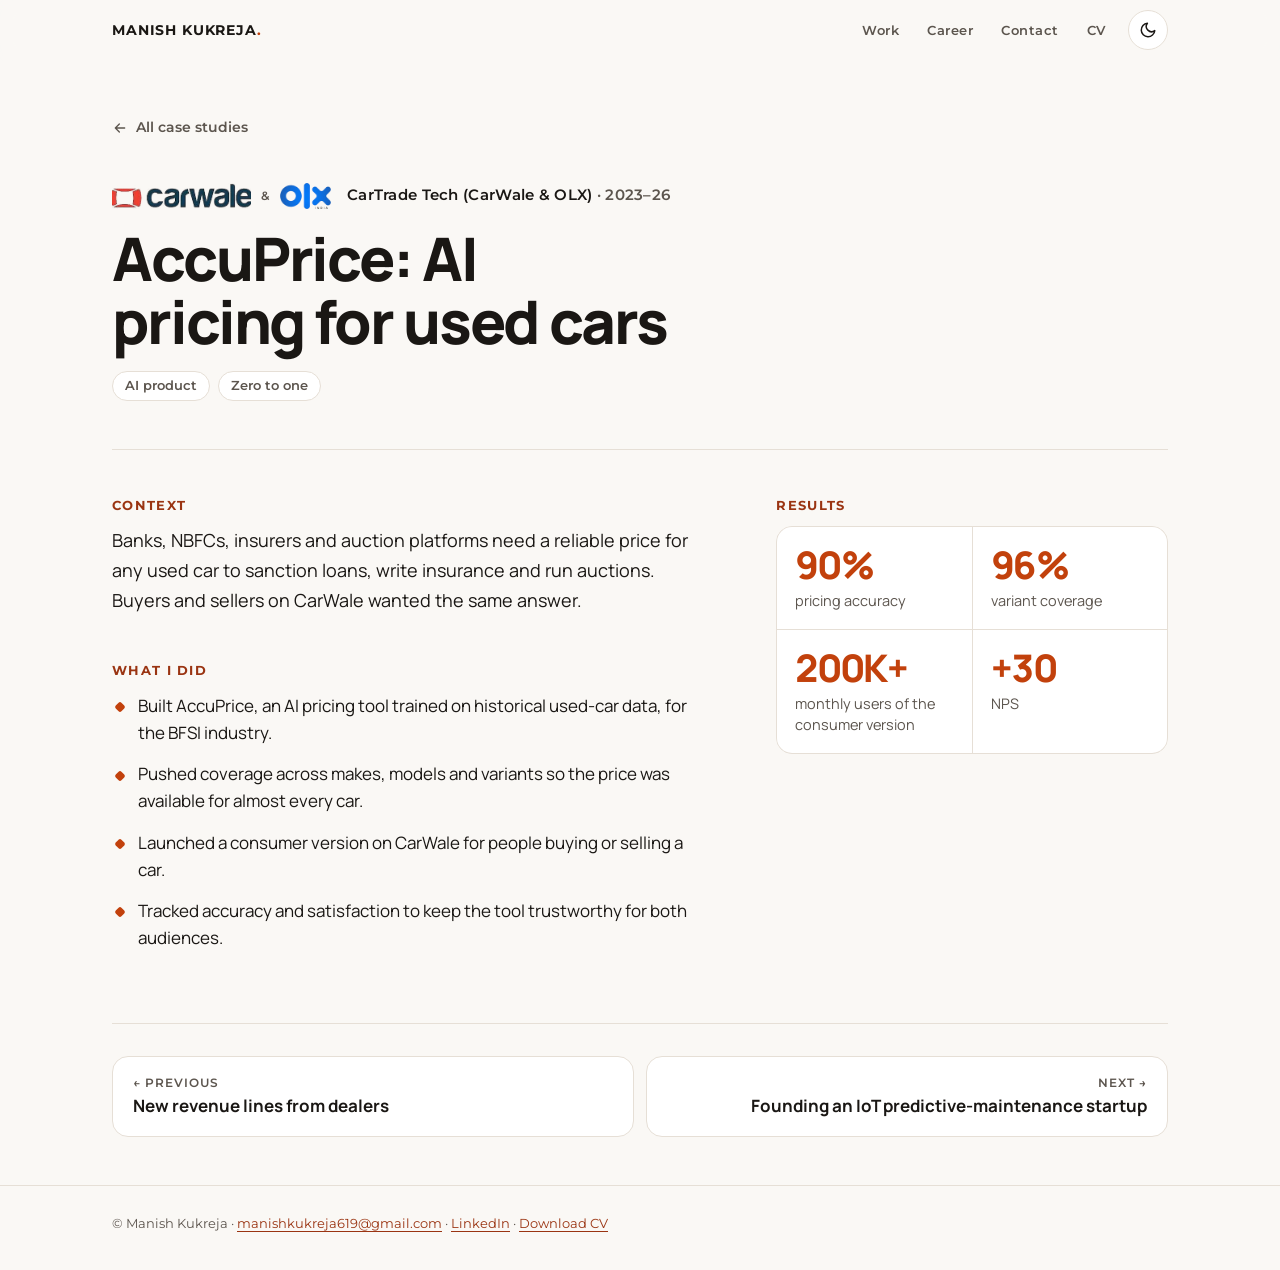
<file: accuprice.html>
<!doctype html>
<html lang="en">
<head>
<meta charset="utf-8">
<meta name="viewport" content="width=device-width, initial-scale=1">
<title>AccuPrice: AI pricing for used cars · Manish Kukreja</title>
<meta name="description" content="An AI pricing engine for lenders, insurers and auctions, plus a consumer version used by 200K+ people a month.">
<meta property="og:title" content="AccuPrice: AI pricing for used cars · Manish Kukreja">
<meta property="og:description" content="An AI pricing engine for lenders, insurers and auctions, plus a consumer version used by 200K+ people a month.">
<meta property="og:type" content="website">
<link rel="preconnect" href="https://fonts.googleapis.com">
<link rel="preconnect" href="https://fonts.gstatic.com" crossorigin>
<link rel="stylesheet" href="https://fonts.googleapis.com/css2?family=Manrope:wght@400;500;600;700;800&family=Montserrat:wght@500;600;700&display=swap">
<link rel="icon" href="favicon-32.png" sizes="32x32" type="image/png">
<link rel="icon" href="favicon.svg" type="image/svg+xml">
<link rel="apple-touch-icon" href="apple-touch-icon.png">
<link rel="stylesheet" href="style.css">
<script data-goatcounter="https://manishkukreja.goatcounter.com/count" async src="//gc.zgo.at/count.js"></script>
</head>
<body>
<a class="skip" href="#main">Skip to content</a>
<header class="topbar">
  <div class="wrap">
    <a class="brand" href="index.html">Manish Kukreja<span>.</span></a>
    <nav class="nav" aria-label="Site">
      <a href="index.html#work">Work</a>
      <a class="hide-sm" href="index.html#career">Career</a>
      <a class="hide-sm" href="index.html#contact">Contact</a>
      <a href="Manish_Kukreja_CV.pdf" download>CV</a>
      <button class="theme-btn" id="themeBtn" type="button" aria-label="Toggle dark mode"><svg class="i-moon" viewBox="0 0 24 24" fill="none" stroke="currentColor" stroke-width="2" stroke-linecap="round" stroke-linejoin="round" aria-hidden="true"><path d="M21 12.8A9 9 0 1 1 11.2 3a7 7 0 0 0 9.8 9.8z"></path></svg><svg class="i-sun" viewBox="0 0 24 24" fill="none" stroke="currentColor" stroke-width="2" stroke-linecap="round" stroke-linejoin="round" aria-hidden="true"><circle cx="12" cy="12" r="4"></circle><path d="M12 2v2M12 20v2M4.9 4.9l1.4 1.4M17.7 17.7l1.4 1.4M2 12h2M20 12h2M4.9 19.1l1.4-1.4M17.7 6.3l1.4-1.4"></path></svg></button>
    </nav>
  </div>
</header>
<main id="main" class="wrap d-wrap">
  <a class="back" href="index.html#work"><svg viewBox="0 0 24 24" fill="none" stroke="currentColor" stroke-width="2" stroke-linecap="round" stroke-linejoin="round" aria-hidden="true"><path d="M19 12H5M11 18l-6-6 6-6"></path></svg>All case studies</a>
  <div class="d-head">
    <div class="d-co"><span class="logos logo-pair"><span class="logo"><img src="carwale.png" alt="CarWale logo"></span><span class="joiner" aria-hidden="true">&amp;</span><span class="logo"><img src="olx.png" alt="OLX logo"></span></span><span class="co">CarTrade Tech (CarWale &amp; OLX) <i>· 2023–26</i></span></div>
    <h1>AccuPrice: AI pricing for used cars</h1>
    <div class="tags"><span class="tag">AI product</span><span class="tag">Zero to one</span></div>
  </div>
  <div class="d-body">
    <section class="block b-ctx" aria-labelledby="h-ctx"><h2 id="h-ctx">Context</h2><p>Banks, NBFCs, insurers and auction platforms need a reliable price for any used car to sanction loans, write insurance and run auctions. Buyers and sellers on CarWale wanted the same answer.</p></section>
    <section class="block b-did" aria-labelledby="h-did"><h2 id="h-did">What I did</h2><ul><li>Built AccuPrice, an AI pricing tool trained on historical used-car data, for the BFSI industry.</li><li>Pushed coverage across makes, models and variants so the price was available for almost every car.</li><li>Launched a consumer version on CarWale for people buying or selling a car.</li><li>Tracked accuracy and satisfaction to keep the tool trustworthy for both audiences.</li></ul></section>
    <section class="block b-res" aria-labelledby="h-res"><h2 id="h-res">Results</h2><div class="results"><div class="res"><b>90%</b><span>pricing accuracy</span></div><div class="res"><b>96%</b><span>variant coverage</span></div><div class="res"><b>200K+</b><span>monthly users of the consumer version</span></div><div class="res"><b>+30</b><span>NPS</span></div></div></section>
  </div>
  <nav class="nav2" aria-label="More case studies">
    <a class="prev" href="dealer-monetisation.html"><small>← Previous</small>New revenue lines from dealers</a>
    <a class="next" href="iot-startup.html"><small>Next →</small>Founding an IoT predictive-maintenance startup</a>
  </nav>
</main>
<footer class="footer footer-sm" id="contact"><div class="wrap"><p class="fine" style="margin-top:0">© Manish Kukreja · <a href="mailto:manishkukreja619@gmail.com">manishkukreja619@gmail.com</a> · <a href="https://www.linkedin.com/in/manish-kukreja/" target="_blank" rel="noopener">LinkedIn</a> · <a href="Manish_Kukreja_CV.pdf" download>Download CV</a></p></div></footer>
<script>
(function(){var r=document.documentElement,b=document.getElementById('themeBtn');
try{var t=localStorage.getItem('theme');if(t)r.setAttribute('data-theme',t)}catch(e){}
if(b)b.addEventListener('click',function(){var d=r.getAttribute('data-theme')||(matchMedia('(prefers-color-scheme: dark)').matches?'dark':'light');var n=d==='dark'?'light':'dark';r.setAttribute('data-theme',n);try{localStorage.setItem('theme',n)}catch(e){}});
document.querySelectorAll('button.copy').forEach(function(c){c.addEventListener('click',function(){var e='manishkukreja619@gmail.com',n=c.lastChild,o=n.textContent;function ok(){n.textContent=' Copied';setTimeout(function(){n.textContent=o},1600)}if(navigator.clipboard&&navigator.clipboard.writeText){navigator.clipboard.writeText(e).then(ok,function(){location.href='mailto:'+e})}else{location.href='mailto:'+e}})});
var f=document.getElementById('contactForm');if(f)f.addEventListener('submit',function(e){e.preventDefault();var st=document.getElementById('formStatus'),btn=f.querySelector('button[type=submit]');if(f.botcheck&&f.botcheck.checked)return;var o={};new FormData(f).forEach(function(v,k){o[k]=v});o.subject='Portfolio enquiry: '+o.purpose+' - '+o.name;btn.disabled=true;btn.textContent='Sending...';st.className='form-status';st.textContent='';fetch('https://api.web3forms.com/submit',{method:'POST',headers:{'Content-Type':'application/json',Accept:'application/json'},body:JSON.stringify(o)}).then(function(r){return r.json()}).then(function(j){if(!j.success)throw 0;f.reset();st.textContent='Thanks! I will reply within 2 days.';st.className='form-status ok';btn.textContent='Sent'}).catch(function(){st.textContent='Could not send. Please email me directly.';st.className='form-status err';btn.disabled=false;btn.textContent='Send message'})});
var tb=document.querySelector('.topbar');addEventListener('scroll',function(){tb&&tb.classList.toggle('scrolled',scrollY>8)},{passive:true});
document.querySelectorAll('.logo img').forEach(function(i){i.addEventListener('error',function(){i.parentNode.style.display='none'})});
})();
</script>
</body>
</html>
</file>
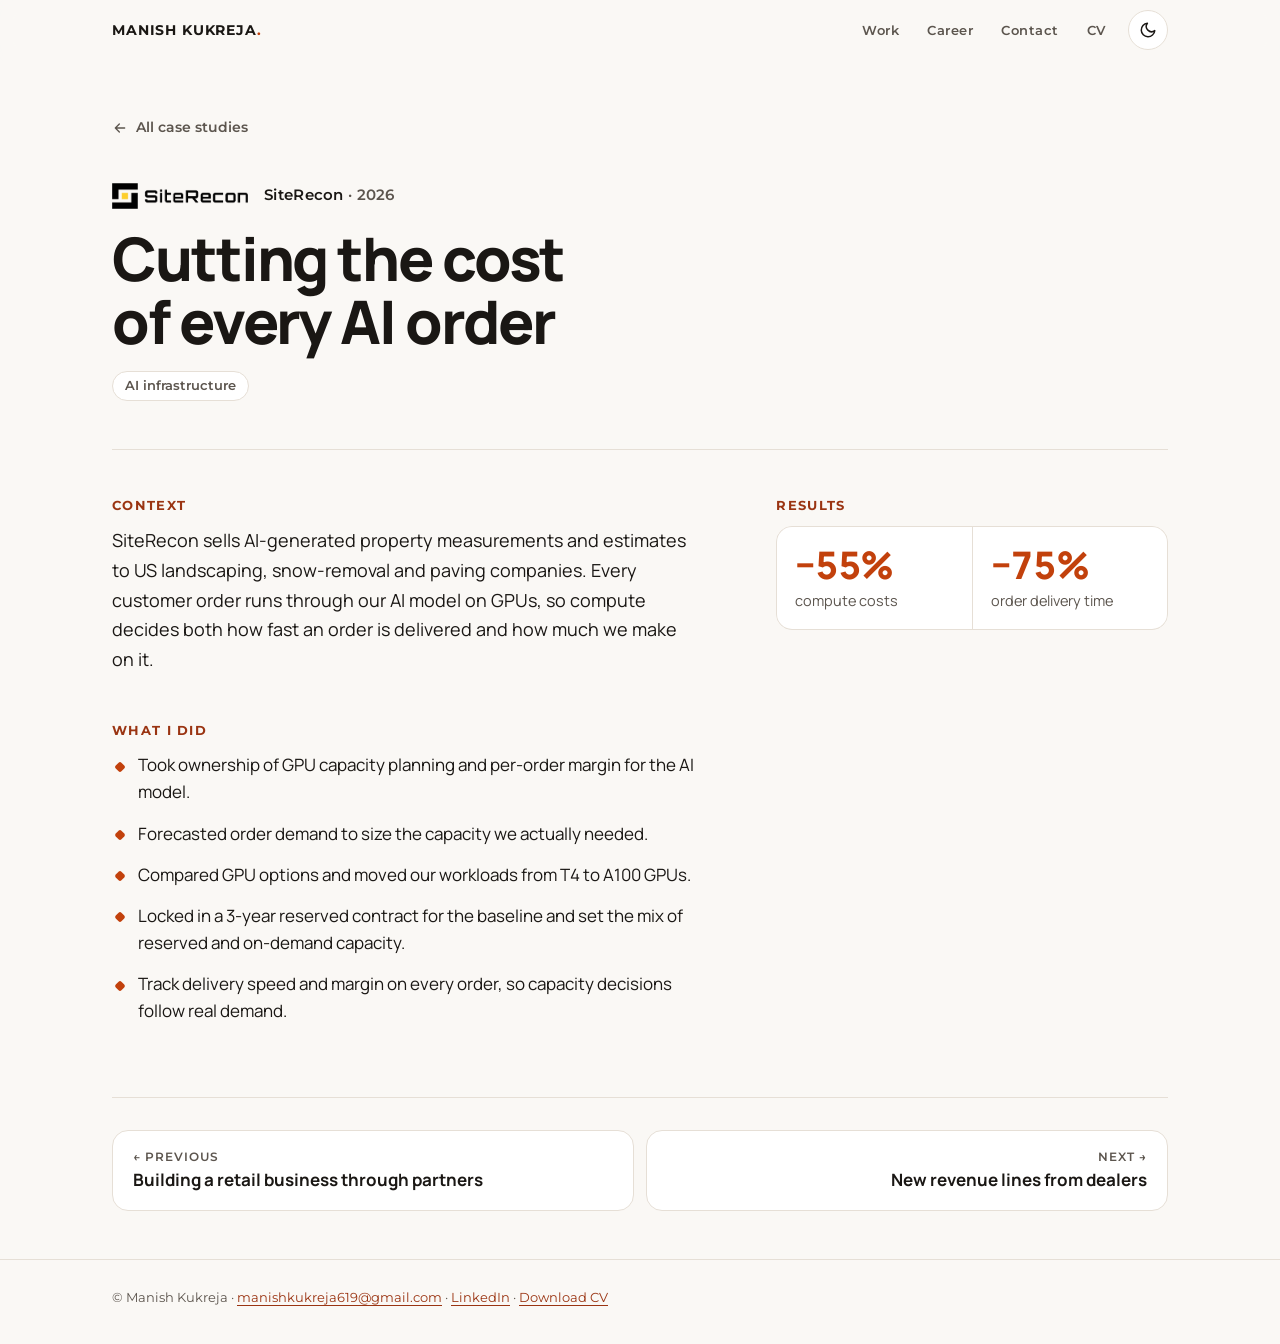
<file: ai-compute.html>
<!doctype html>
<html lang="en">
<head>
<meta charset="utf-8">
<meta name="viewport" content="width=device-width, initial-scale=1">
<title>Cutting the cost of every AI order · Manish Kukreja</title>
<meta name="description" content="Took over GPU capacity and per-order margin for SiteRecon&#x27;s AI model, and made deliveries cheaper and faster.">
<meta property="og:title" content="Cutting the cost of every AI order · Manish Kukreja">
<meta property="og:description" content="Took over GPU capacity and per-order margin for SiteRecon&#x27;s AI model, and made deliveries cheaper and faster.">
<meta property="og:type" content="website">
<link rel="preconnect" href="https://fonts.googleapis.com">
<link rel="preconnect" href="https://fonts.gstatic.com" crossorigin>
<link rel="stylesheet" href="https://fonts.googleapis.com/css2?family=Manrope:wght@400;500;600;700;800&family=Montserrat:wght@500;600;700&display=swap">
<link rel="icon" href="favicon-32.png" sizes="32x32" type="image/png">
<link rel="icon" href="favicon.svg" type="image/svg+xml">
<link rel="apple-touch-icon" href="apple-touch-icon.png">
<link rel="stylesheet" href="style.css">
<script data-goatcounter="https://manishkukreja.goatcounter.com/count" async src="//gc.zgo.at/count.js"></script>
</head>
<body>
<a class="skip" href="#main">Skip to content</a>
<header class="topbar">
  <div class="wrap">
    <a class="brand" href="index.html">Manish Kukreja<span>.</span></a>
    <nav class="nav" aria-label="Site">
      <a href="index.html#work">Work</a>
      <a class="hide-sm" href="index.html#career">Career</a>
      <a class="hide-sm" href="index.html#contact">Contact</a>
      <a href="Manish_Kukreja_CV.pdf" download>CV</a>
      <button class="theme-btn" id="themeBtn" type="button" aria-label="Toggle dark mode"><svg class="i-moon" viewBox="0 0 24 24" fill="none" stroke="currentColor" stroke-width="2" stroke-linecap="round" stroke-linejoin="round" aria-hidden="true"><path d="M21 12.8A9 9 0 1 1 11.2 3a7 7 0 0 0 9.8 9.8z"></path></svg><svg class="i-sun" viewBox="0 0 24 24" fill="none" stroke="currentColor" stroke-width="2" stroke-linecap="round" stroke-linejoin="round" aria-hidden="true"><circle cx="12" cy="12" r="4"></circle><path d="M12 2v2M12 20v2M4.9 4.9l1.4 1.4M17.7 17.7l1.4 1.4M2 12h2M20 12h2M4.9 19.1l1.4-1.4M17.7 6.3l1.4-1.4"></path></svg></button>
    </nav>
  </div>
</header>
<main id="main" class="wrap d-wrap">
  <a class="back" href="index.html#work"><svg viewBox="0 0 24 24" fill="none" stroke="currentColor" stroke-width="2" stroke-linecap="round" stroke-linejoin="round" aria-hidden="true"><path d="M19 12H5M11 18l-6-6 6-6"></path></svg>All case studies</a>
  <div class="d-head">
    <div class="d-co"><span class="logos"><span class="logo"><img src="siterecon.png" alt="SiteRecon logo"></span></span><span class="co">SiteRecon <i>· 2026</i></span></div>
    <h1>Cutting the cost of every AI order</h1>
    <div class="tags"><span class="tag">AI infrastructure</span></div>
  </div>
  <div class="d-body">
    <section class="block b-ctx" aria-labelledby="h-ctx"><h2 id="h-ctx">Context</h2><p>SiteRecon sells AI-generated property measurements and estimates to US landscaping, snow-removal and paving companies. Every customer order runs through our AI model on GPUs, so compute decides both how fast an order is delivered and how much we make on it.</p></section>
    <section class="block b-did" aria-labelledby="h-did"><h2 id="h-did">What I did</h2><ul><li>Took ownership of GPU capacity planning and per-order margin for the AI model.</li><li>Forecasted order demand to size the capacity we actually needed.</li><li>Compared GPU options and moved our workloads from T4 to A100 GPUs.</li><li>Locked in a 3-year reserved contract for the baseline and set the mix of reserved and on-demand capacity.</li><li>Track delivery speed and margin on every order, so capacity decisions follow real demand.</li></ul></section>
    <section class="block b-res" aria-labelledby="h-res"><h2 id="h-res">Results</h2><div class="results"><div class="res"><b>−55%</b><span>compute costs</span></div><div class="res"><b>−75%</b><span>order delivery time</span></div></div></section>
  </div>
  <nav class="nav2" aria-label="More case studies">
    <a class="prev" href="visit-health.html"><small>← Previous</small>Building a retail business through partners</a>
    <a class="next" href="dealer-monetisation.html"><small>Next →</small>New revenue lines from dealers</a>
  </nav>
</main>
<footer class="footer footer-sm" id="contact"><div class="wrap"><p class="fine" style="margin-top:0">© Manish Kukreja · <a href="mailto:manishkukreja619@gmail.com">manishkukreja619@gmail.com</a> · <a href="https://www.linkedin.com/in/manish-kukreja/" target="_blank" rel="noopener">LinkedIn</a> · <a href="Manish_Kukreja_CV.pdf" download>Download CV</a></p></div></footer>
<script>
(function(){var r=document.documentElement,b=document.getElementById('themeBtn');
try{var t=localStorage.getItem('theme');if(t)r.setAttribute('data-theme',t)}catch(e){}
if(b)b.addEventListener('click',function(){var d=r.getAttribute('data-theme')||(matchMedia('(prefers-color-scheme: dark)').matches?'dark':'light');var n=d==='dark'?'light':'dark';r.setAttribute('data-theme',n);try{localStorage.setItem('theme',n)}catch(e){}});
document.querySelectorAll('button.copy').forEach(function(c){c.addEventListener('click',function(){var e='manishkukreja619@gmail.com',n=c.lastChild,o=n.textContent;function ok(){n.textContent=' Copied';setTimeout(function(){n.textContent=o},1600)}if(navigator.clipboard&&navigator.clipboard.writeText){navigator.clipboard.writeText(e).then(ok,function(){location.href='mailto:'+e})}else{location.href='mailto:'+e}})});
var f=document.getElementById('contactForm');if(f)f.addEventListener('submit',function(e){e.preventDefault();var st=document.getElementById('formStatus'),btn=f.querySelector('button[type=submit]');if(f.botcheck&&f.botcheck.checked)return;var o={};new FormData(f).forEach(function(v,k){o[k]=v});o.subject='Portfolio enquiry: '+o.purpose+' - '+o.name;btn.disabled=true;btn.textContent='Sending...';st.className='form-status';st.textContent='';fetch('https://api.web3forms.com/submit',{method:'POST',headers:{'Content-Type':'application/json',Accept:'application/json'},body:JSON.stringify(o)}).then(function(r){return r.json()}).then(function(j){if(!j.success)throw 0;f.reset();st.textContent='Thanks! I will reply within 2 days.';st.className='form-status ok';btn.textContent='Sent'}).catch(function(){st.textContent='Could not send. Please email me directly.';st.className='form-status err';btn.disabled=false;btn.textContent='Send message'})});
var tb=document.querySelector('.topbar');addEventListener('scroll',function(){tb&&tb.classList.toggle('scrolled',scrollY>8)},{passive:true});
document.querySelectorAll('.logo img').forEach(function(i){i.addEventListener('error',function(){i.parentNode.style.display='none'})});
})();
</script>
</body>
</html>
</file>
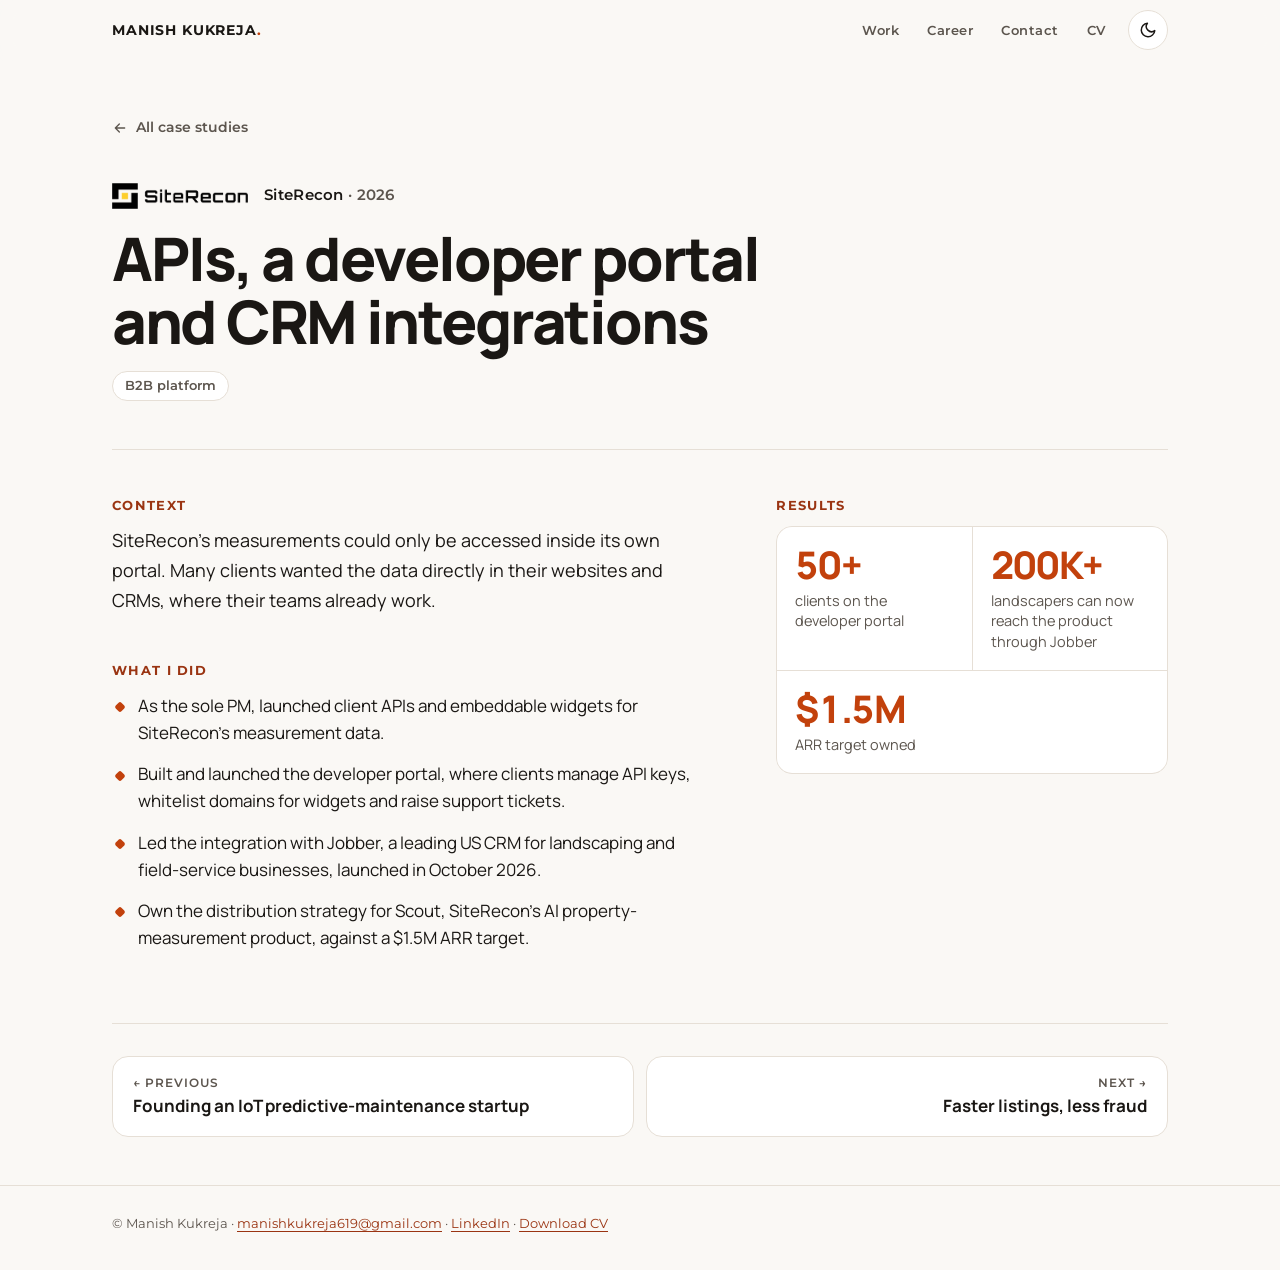
<file: apis-integrations.html>
<!doctype html>
<html lang="en">
<head>
<meta charset="utf-8">
<meta name="viewport" content="width=device-width, initial-scale=1">
<title>APIs, a developer portal and CRM integrations · Manish Kukreja</title>
<meta name="description" content="Turned a portal-only product into APIs, widgets and integrations, including Jobber, used by 200K+ US landscapers.">
<meta property="og:title" content="APIs, a developer portal and CRM integrations · Manish Kukreja">
<meta property="og:description" content="Turned a portal-only product into APIs, widgets and integrations, including Jobber, used by 200K+ US landscapers.">
<meta property="og:type" content="website">
<link rel="preconnect" href="https://fonts.googleapis.com">
<link rel="preconnect" href="https://fonts.gstatic.com" crossorigin>
<link rel="stylesheet" href="https://fonts.googleapis.com/css2?family=Manrope:wght@400;500;600;700;800&family=Montserrat:wght@500;600;700&display=swap">
<link rel="icon" href="favicon-32.png" sizes="32x32" type="image/png">
<link rel="icon" href="favicon.svg" type="image/svg+xml">
<link rel="apple-touch-icon" href="apple-touch-icon.png">
<link rel="stylesheet" href="style.css">
<script data-goatcounter="https://manishkukreja.goatcounter.com/count" async src="//gc.zgo.at/count.js"></script>
</head>
<body>
<a class="skip" href="#main">Skip to content</a>
<header class="topbar">
  <div class="wrap">
    <a class="brand" href="index.html">Manish Kukreja<span>.</span></a>
    <nav class="nav" aria-label="Site">
      <a href="index.html#work">Work</a>
      <a class="hide-sm" href="index.html#career">Career</a>
      <a class="hide-sm" href="index.html#contact">Contact</a>
      <a href="Manish_Kukreja_CV.pdf" download>CV</a>
      <button class="theme-btn" id="themeBtn" type="button" aria-label="Toggle dark mode"><svg class="i-moon" viewBox="0 0 24 24" fill="none" stroke="currentColor" stroke-width="2" stroke-linecap="round" stroke-linejoin="round" aria-hidden="true"><path d="M21 12.8A9 9 0 1 1 11.2 3a7 7 0 0 0 9.8 9.8z"></path></svg><svg class="i-sun" viewBox="0 0 24 24" fill="none" stroke="currentColor" stroke-width="2" stroke-linecap="round" stroke-linejoin="round" aria-hidden="true"><circle cx="12" cy="12" r="4"></circle><path d="M12 2v2M12 20v2M4.9 4.9l1.4 1.4M17.7 17.7l1.4 1.4M2 12h2M20 12h2M4.9 19.1l1.4-1.4M17.7 6.3l1.4-1.4"></path></svg></button>
    </nav>
  </div>
</header>
<main id="main" class="wrap d-wrap">
  <a class="back" href="index.html#work"><svg viewBox="0 0 24 24" fill="none" stroke="currentColor" stroke-width="2" stroke-linecap="round" stroke-linejoin="round" aria-hidden="true"><path d="M19 12H5M11 18l-6-6 6-6"></path></svg>All case studies</a>
  <div class="d-head">
    <div class="d-co"><span class="logos"><span class="logo"><img src="siterecon.png" alt="SiteRecon logo"></span></span><span class="co">SiteRecon <i>· 2026</i></span></div>
    <h1>APIs, a developer portal and CRM integrations</h1>
    <div class="tags"><span class="tag">B2B platform</span></div>
  </div>
  <div class="d-body">
    <section class="block b-ctx" aria-labelledby="h-ctx"><h2 id="h-ctx">Context</h2><p>SiteRecon&#x27;s measurements could only be accessed inside its own portal. Many clients wanted the data directly in their websites and CRMs, where their teams already work.</p></section>
    <section class="block b-did" aria-labelledby="h-did"><h2 id="h-did">What I did</h2><ul><li>As the sole PM, launched client APIs and embeddable widgets for SiteRecon&#x27;s measurement data.</li><li>Built and launched the developer portal, where clients manage API keys, whitelist domains for widgets and raise support tickets.</li><li>Led the integration with Jobber, a leading US CRM for landscaping and field-service businesses, launched in October 2026.</li><li>Own the distribution strategy for Scout, SiteRecon&#x27;s AI property-measurement product, against a $1.5M ARR target.</li></ul></section>
    <section class="block b-res" aria-labelledby="h-res"><h2 id="h-res">Results</h2><div class="results"><div class="res"><b>50+</b><span>clients on the developer portal</span></div><div class="res"><b>200K+</b><span>landscapers can now reach the product through Jobber</span></div><div class="res"><b>$1.5M</b><span>ARR target owned</span></div></div></section>
  </div>
  <nav class="nav2" aria-label="More case studies">
    <a class="prev" href="iot-startup.html"><small>← Previous</small>Founding an IoT predictive-maintenance startup</a>
    <a class="next" href="trust-safety.html"><small>Next →</small>Faster listings, less fraud</a>
  </nav>
</main>
<footer class="footer footer-sm" id="contact"><div class="wrap"><p class="fine" style="margin-top:0">© Manish Kukreja · <a href="mailto:manishkukreja619@gmail.com">manishkukreja619@gmail.com</a> · <a href="https://www.linkedin.com/in/manish-kukreja/" target="_blank" rel="noopener">LinkedIn</a> · <a href="Manish_Kukreja_CV.pdf" download>Download CV</a></p></div></footer>
<script>
(function(){var r=document.documentElement,b=document.getElementById('themeBtn');
try{var t=localStorage.getItem('theme');if(t)r.setAttribute('data-theme',t)}catch(e){}
if(b)b.addEventListener('click',function(){var d=r.getAttribute('data-theme')||(matchMedia('(prefers-color-scheme: dark)').matches?'dark':'light');var n=d==='dark'?'light':'dark';r.setAttribute('data-theme',n);try{localStorage.setItem('theme',n)}catch(e){}});
document.querySelectorAll('button.copy').forEach(function(c){c.addEventListener('click',function(){var e='manishkukreja619@gmail.com',n=c.lastChild,o=n.textContent;function ok(){n.textContent=' Copied';setTimeout(function(){n.textContent=o},1600)}if(navigator.clipboard&&navigator.clipboard.writeText){navigator.clipboard.writeText(e).then(ok,function(){location.href='mailto:'+e})}else{location.href='mailto:'+e}})});
var f=document.getElementById('contactForm');if(f)f.addEventListener('submit',function(e){e.preventDefault();var st=document.getElementById('formStatus'),btn=f.querySelector('button[type=submit]');if(f.botcheck&&f.botcheck.checked)return;var o={};new FormData(f).forEach(function(v,k){o[k]=v});o.subject='Portfolio enquiry: '+o.purpose+' - '+o.name;btn.disabled=true;btn.textContent='Sending...';st.className='form-status';st.textContent='';fetch('https://api.web3forms.com/submit',{method:'POST',headers:{'Content-Type':'application/json',Accept:'application/json'},body:JSON.stringify(o)}).then(function(r){return r.json()}).then(function(j){if(!j.success)throw 0;f.reset();st.textContent='Thanks! I will reply within 2 days.';st.className='form-status ok';btn.textContent='Sent'}).catch(function(){st.textContent='Could not send. Please email me directly.';st.className='form-status err';btn.disabled=false;btn.textContent='Send message'})});
var tb=document.querySelector('.topbar');addEventListener('scroll',function(){tb&&tb.classList.toggle('scrolled',scrollY>8)},{passive:true});
document.querySelectorAll('.logo img').forEach(function(i){i.addEventListener('error',function(){i.parentNode.style.display='none'})});
})();
</script>
</body>
</html>
</file>
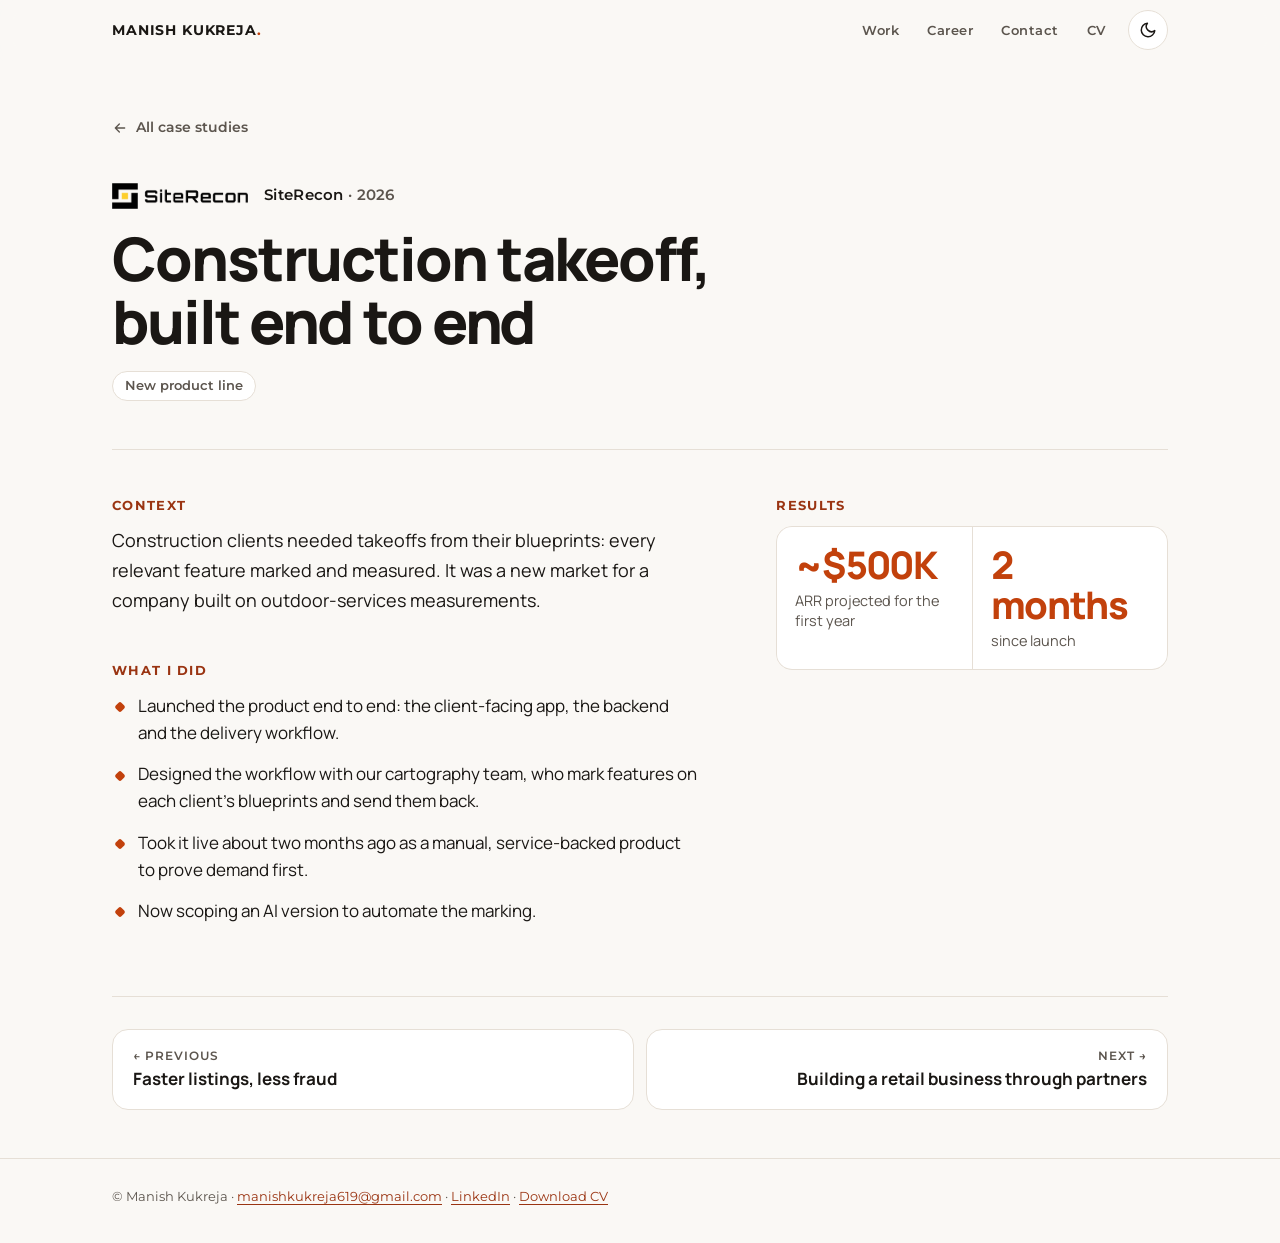
<file: construction-takeoff.html>
<!doctype html>
<html lang="en">
<head>
<meta charset="utf-8">
<meta name="viewport" content="width=device-width, initial-scale=1">
<title>Construction takeoff, built end to end · Manish Kukreja</title>
<meta name="description" content="Launched SiteRecon&#x27;s blueprint takeoff product for construction clients, projected at ~$500K ARR in its first year.">
<meta property="og:title" content="Construction takeoff, built end to end · Manish Kukreja">
<meta property="og:description" content="Launched SiteRecon&#x27;s blueprint takeoff product for construction clients, projected at ~$500K ARR in its first year.">
<meta property="og:type" content="website">
<link rel="preconnect" href="https://fonts.googleapis.com">
<link rel="preconnect" href="https://fonts.gstatic.com" crossorigin>
<link rel="stylesheet" href="https://fonts.googleapis.com/css2?family=Manrope:wght@400;500;600;700;800&family=Montserrat:wght@500;600;700&display=swap">
<link rel="icon" href="favicon-32.png" sizes="32x32" type="image/png">
<link rel="icon" href="favicon.svg" type="image/svg+xml">
<link rel="apple-touch-icon" href="apple-touch-icon.png">
<link rel="stylesheet" href="style.css">
<script data-goatcounter="https://manishkukreja.goatcounter.com/count" async src="//gc.zgo.at/count.js"></script>
</head>
<body>
<a class="skip" href="#main">Skip to content</a>
<header class="topbar">
  <div class="wrap">
    <a class="brand" href="index.html">Manish Kukreja<span>.</span></a>
    <nav class="nav" aria-label="Site">
      <a href="index.html#work">Work</a>
      <a class="hide-sm" href="index.html#career">Career</a>
      <a class="hide-sm" href="index.html#contact">Contact</a>
      <a href="Manish_Kukreja_CV.pdf" download>CV</a>
      <button class="theme-btn" id="themeBtn" type="button" aria-label="Toggle dark mode"><svg class="i-moon" viewBox="0 0 24 24" fill="none" stroke="currentColor" stroke-width="2" stroke-linecap="round" stroke-linejoin="round" aria-hidden="true"><path d="M21 12.8A9 9 0 1 1 11.2 3a7 7 0 0 0 9.8 9.8z"></path></svg><svg class="i-sun" viewBox="0 0 24 24" fill="none" stroke="currentColor" stroke-width="2" stroke-linecap="round" stroke-linejoin="round" aria-hidden="true"><circle cx="12" cy="12" r="4"></circle><path d="M12 2v2M12 20v2M4.9 4.9l1.4 1.4M17.7 17.7l1.4 1.4M2 12h2M20 12h2M4.9 19.1l1.4-1.4M17.7 6.3l1.4-1.4"></path></svg></button>
    </nav>
  </div>
</header>
<main id="main" class="wrap d-wrap">
  <a class="back" href="index.html#work"><svg viewBox="0 0 24 24" fill="none" stroke="currentColor" stroke-width="2" stroke-linecap="round" stroke-linejoin="round" aria-hidden="true"><path d="M19 12H5M11 18l-6-6 6-6"></path></svg>All case studies</a>
  <div class="d-head">
    <div class="d-co"><span class="logos"><span class="logo"><img src="siterecon.png" alt="SiteRecon logo"></span></span><span class="co">SiteRecon <i>· 2026</i></span></div>
    <h1>Construction takeoff, built end to end</h1>
    <div class="tags"><span class="tag">New product line</span></div>
  </div>
  <div class="d-body">
    <section class="block b-ctx" aria-labelledby="h-ctx"><h2 id="h-ctx">Context</h2><p>Construction clients needed takeoffs from their blueprints: every relevant feature marked and measured. It was a new market for a company built on outdoor-services measurements.</p></section>
    <section class="block b-did" aria-labelledby="h-did"><h2 id="h-did">What I did</h2><ul><li>Launched the product end to end: the client-facing app, the backend and the delivery workflow.</li><li>Designed the workflow with our cartography team, who mark features on each client&#x27;s blueprints and send them back.</li><li>Took it live about two months ago as a manual, service-backed product to prove demand first.</li><li>Now scoping an AI version to automate the marking.</li></ul></section>
    <section class="block b-res" aria-labelledby="h-res"><h2 id="h-res">Results</h2><div class="results"><div class="res"><b>~$500K</b><span>ARR projected for the first year</span></div><div class="res"><b>2 months</b><span>since launch</span></div></div></section>
  </div>
  <nav class="nav2" aria-label="More case studies">
    <a class="prev" href="trust-safety.html"><small>← Previous</small>Faster listings, less fraud</a>
    <a class="next" href="visit-health.html"><small>Next →</small>Building a retail business through partners</a>
  </nav>
</main>
<footer class="footer footer-sm" id="contact"><div class="wrap"><p class="fine" style="margin-top:0">© Manish Kukreja · <a href="mailto:manishkukreja619@gmail.com">manishkukreja619@gmail.com</a> · <a href="https://www.linkedin.com/in/manish-kukreja/" target="_blank" rel="noopener">LinkedIn</a> · <a href="Manish_Kukreja_CV.pdf" download>Download CV</a></p></div></footer>
<script>
(function(){var r=document.documentElement,b=document.getElementById('themeBtn');
try{var t=localStorage.getItem('theme');if(t)r.setAttribute('data-theme',t)}catch(e){}
if(b)b.addEventListener('click',function(){var d=r.getAttribute('data-theme')||(matchMedia('(prefers-color-scheme: dark)').matches?'dark':'light');var n=d==='dark'?'light':'dark';r.setAttribute('data-theme',n);try{localStorage.setItem('theme',n)}catch(e){}});
document.querySelectorAll('button.copy').forEach(function(c){c.addEventListener('click',function(){var e='manishkukreja619@gmail.com',n=c.lastChild,o=n.textContent;function ok(){n.textContent=' Copied';setTimeout(function(){n.textContent=o},1600)}if(navigator.clipboard&&navigator.clipboard.writeText){navigator.clipboard.writeText(e).then(ok,function(){location.href='mailto:'+e})}else{location.href='mailto:'+e}})});
var f=document.getElementById('contactForm');if(f)f.addEventListener('submit',function(e){e.preventDefault();var st=document.getElementById('formStatus'),btn=f.querySelector('button[type=submit]');if(f.botcheck&&f.botcheck.checked)return;var o={};new FormData(f).forEach(function(v,k){o[k]=v});o.subject='Portfolio enquiry: '+o.purpose+' - '+o.name;btn.disabled=true;btn.textContent='Sending...';st.className='form-status';st.textContent='';fetch('https://api.web3forms.com/submit',{method:'POST',headers:{'Content-Type':'application/json',Accept:'application/json'},body:JSON.stringify(o)}).then(function(r){return r.json()}).then(function(j){if(!j.success)throw 0;f.reset();st.textContent='Thanks! I will reply within 2 days.';st.className='form-status ok';btn.textContent='Sent'}).catch(function(){st.textContent='Could not send. Please email me directly.';st.className='form-status err';btn.disabled=false;btn.textContent='Send message'})});
var tb=document.querySelector('.topbar');addEventListener('scroll',function(){tb&&tb.classList.toggle('scrolled',scrollY>8)},{passive:true});
document.querySelectorAll('.logo img').forEach(function(i){i.addEventListener('error',function(){i.parentNode.style.display='none'})});
})();
</script>
</body>
</html>
</file>
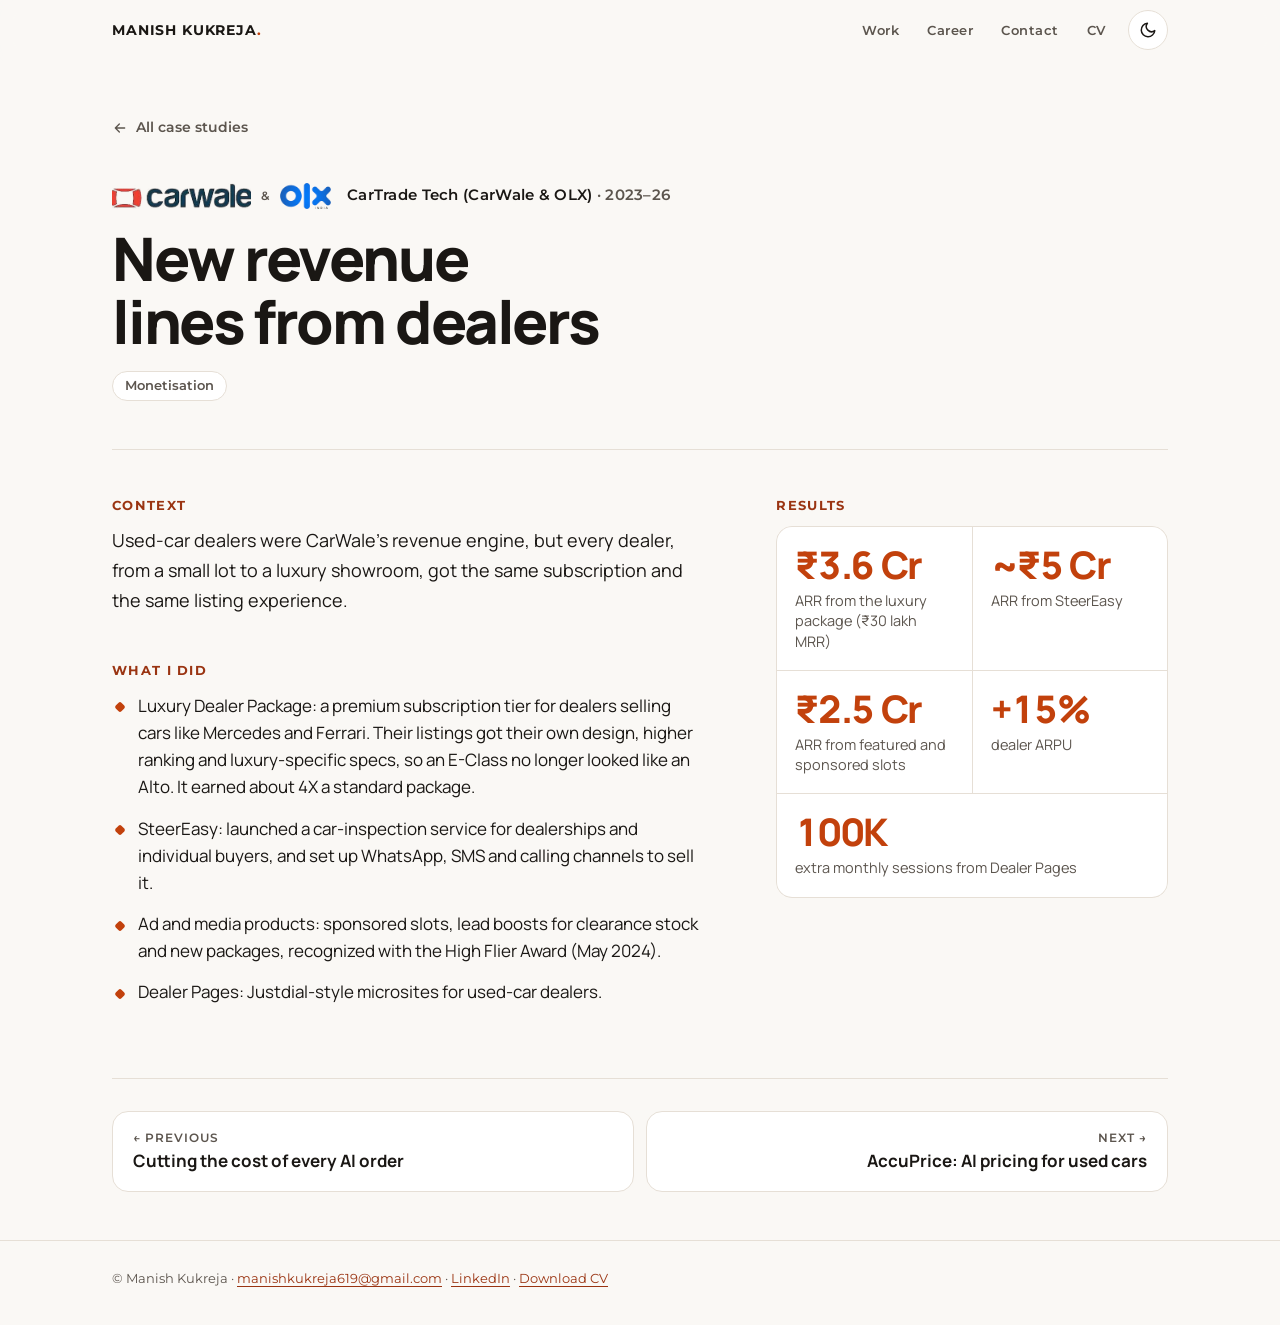
<file: dealer-monetisation.html>
<!doctype html>
<html lang="en">
<head>
<meta charset="utf-8">
<meta name="viewport" content="width=device-width, initial-scale=1">
<title>New revenue lines from dealers · Manish Kukreja</title>
<meta name="description" content="A luxury dealer package, a car-inspection service, sponsored slots and dealer microsites: ₹11 Cr+ ARR in total.">
<meta property="og:title" content="New revenue lines from dealers · Manish Kukreja">
<meta property="og:description" content="A luxury dealer package, a car-inspection service, sponsored slots and dealer microsites: ₹11 Cr+ ARR in total.">
<meta property="og:type" content="website">
<link rel="preconnect" href="https://fonts.googleapis.com">
<link rel="preconnect" href="https://fonts.gstatic.com" crossorigin>
<link rel="stylesheet" href="https://fonts.googleapis.com/css2?family=Manrope:wght@400;500;600;700;800&family=Montserrat:wght@500;600;700&display=swap">
<link rel="icon" href="favicon-32.png" sizes="32x32" type="image/png">
<link rel="icon" href="favicon.svg" type="image/svg+xml">
<link rel="apple-touch-icon" href="apple-touch-icon.png">
<link rel="stylesheet" href="style.css">
<script data-goatcounter="https://manishkukreja.goatcounter.com/count" async src="//gc.zgo.at/count.js"></script>
</head>
<body>
<a class="skip" href="#main">Skip to content</a>
<header class="topbar">
  <div class="wrap">
    <a class="brand" href="index.html">Manish Kukreja<span>.</span></a>
    <nav class="nav" aria-label="Site">
      <a href="index.html#work">Work</a>
      <a class="hide-sm" href="index.html#career">Career</a>
      <a class="hide-sm" href="index.html#contact">Contact</a>
      <a href="Manish_Kukreja_CV.pdf" download>CV</a>
      <button class="theme-btn" id="themeBtn" type="button" aria-label="Toggle dark mode"><svg class="i-moon" viewBox="0 0 24 24" fill="none" stroke="currentColor" stroke-width="2" stroke-linecap="round" stroke-linejoin="round" aria-hidden="true"><path d="M21 12.8A9 9 0 1 1 11.2 3a7 7 0 0 0 9.8 9.8z"></path></svg><svg class="i-sun" viewBox="0 0 24 24" fill="none" stroke="currentColor" stroke-width="2" stroke-linecap="round" stroke-linejoin="round" aria-hidden="true"><circle cx="12" cy="12" r="4"></circle><path d="M12 2v2M12 20v2M4.9 4.9l1.4 1.4M17.7 17.7l1.4 1.4M2 12h2M20 12h2M4.9 19.1l1.4-1.4M17.7 6.3l1.4-1.4"></path></svg></button>
    </nav>
  </div>
</header>
<main id="main" class="wrap d-wrap">
  <a class="back" href="index.html#work"><svg viewBox="0 0 24 24" fill="none" stroke="currentColor" stroke-width="2" stroke-linecap="round" stroke-linejoin="round" aria-hidden="true"><path d="M19 12H5M11 18l-6-6 6-6"></path></svg>All case studies</a>
  <div class="d-head">
    <div class="d-co"><span class="logos logo-pair"><span class="logo"><img src="carwale.png" alt="CarWale logo"></span><span class="joiner" aria-hidden="true">&amp;</span><span class="logo"><img src="olx.png" alt="OLX logo"></span></span><span class="co">CarTrade Tech (CarWale &amp; OLX) <i>· 2023–26</i></span></div>
    <h1>New revenue lines from dealers</h1>
    <div class="tags"><span class="tag">Monetisation</span></div>
  </div>
  <div class="d-body">
    <section class="block b-ctx" aria-labelledby="h-ctx"><h2 id="h-ctx">Context</h2><p>Used-car dealers were CarWale&#x27;s revenue engine, but every dealer, from a small lot to a luxury showroom, got the same subscription and the same listing experience.</p></section>
    <section class="block b-did" aria-labelledby="h-did"><h2 id="h-did">What I did</h2><ul><li>Luxury Dealer Package: a premium subscription tier for dealers selling cars like Mercedes and Ferrari. Their listings got their own design, higher ranking and luxury-specific specs, so an E-Class no longer looked like an Alto. It earned about 4X a standard package.</li><li>SteerEasy: launched a car-inspection service for dealerships and individual buyers, and set up WhatsApp, SMS and calling channels to sell it.</li><li>Ad and media products: sponsored slots, lead boosts for clearance stock and new packages, recognized with the High Flier Award (May 2024).</li><li>Dealer Pages: Justdial-style microsites for used-car dealers.</li></ul></section>
    <section class="block b-res" aria-labelledby="h-res"><h2 id="h-res">Results</h2><div class="results"><div class="res"><b>₹3.6 Cr</b><span>ARR from the luxury package (₹30 lakh MRR)</span></div><div class="res"><b>~₹5 Cr</b><span>ARR from SteerEasy</span></div><div class="res"><b>₹2.5 Cr</b><span>ARR from featured and sponsored slots</span></div><div class="res"><b>+15%</b><span>dealer ARPU</span></div><div class="res"><b>100K</b><span>extra monthly sessions from Dealer Pages</span></div></div></section>
  </div>
  <nav class="nav2" aria-label="More case studies">
    <a class="prev" href="ai-compute.html"><small>← Previous</small>Cutting the cost of every AI order</a>
    <a class="next" href="accuprice.html"><small>Next →</small>AccuPrice: AI pricing for used cars</a>
  </nav>
</main>
<footer class="footer footer-sm" id="contact"><div class="wrap"><p class="fine" style="margin-top:0">© Manish Kukreja · <a href="mailto:manishkukreja619@gmail.com">manishkukreja619@gmail.com</a> · <a href="https://www.linkedin.com/in/manish-kukreja/" target="_blank" rel="noopener">LinkedIn</a> · <a href="Manish_Kukreja_CV.pdf" download>Download CV</a></p></div></footer>
<script>
(function(){var r=document.documentElement,b=document.getElementById('themeBtn');
try{var t=localStorage.getItem('theme');if(t)r.setAttribute('data-theme',t)}catch(e){}
if(b)b.addEventListener('click',function(){var d=r.getAttribute('data-theme')||(matchMedia('(prefers-color-scheme: dark)').matches?'dark':'light');var n=d==='dark'?'light':'dark';r.setAttribute('data-theme',n);try{localStorage.setItem('theme',n)}catch(e){}});
document.querySelectorAll('button.copy').forEach(function(c){c.addEventListener('click',function(){var e='manishkukreja619@gmail.com',n=c.lastChild,o=n.textContent;function ok(){n.textContent=' Copied';setTimeout(function(){n.textContent=o},1600)}if(navigator.clipboard&&navigator.clipboard.writeText){navigator.clipboard.writeText(e).then(ok,function(){location.href='mailto:'+e})}else{location.href='mailto:'+e}})});
var f=document.getElementById('contactForm');if(f)f.addEventListener('submit',function(e){e.preventDefault();var st=document.getElementById('formStatus'),btn=f.querySelector('button[type=submit]');if(f.botcheck&&f.botcheck.checked)return;var o={};new FormData(f).forEach(function(v,k){o[k]=v});o.subject='Portfolio enquiry: '+o.purpose+' - '+o.name;btn.disabled=true;btn.textContent='Sending...';st.className='form-status';st.textContent='';fetch('https://api.web3forms.com/submit',{method:'POST',headers:{'Content-Type':'application/json',Accept:'application/json'},body:JSON.stringify(o)}).then(function(r){return r.json()}).then(function(j){if(!j.success)throw 0;f.reset();st.textContent='Thanks! I will reply within 2 days.';st.className='form-status ok';btn.textContent='Sent'}).catch(function(){st.textContent='Could not send. Please email me directly.';st.className='form-status err';btn.disabled=false;btn.textContent='Send message'})});
var tb=document.querySelector('.topbar');addEventListener('scroll',function(){tb&&tb.classList.toggle('scrolled',scrollY>8)},{passive:true});
document.querySelectorAll('.logo img').forEach(function(i){i.addEventListener('error',function(){i.parentNode.style.display='none'})});
})();
</script>
</body>
</html>
</file>
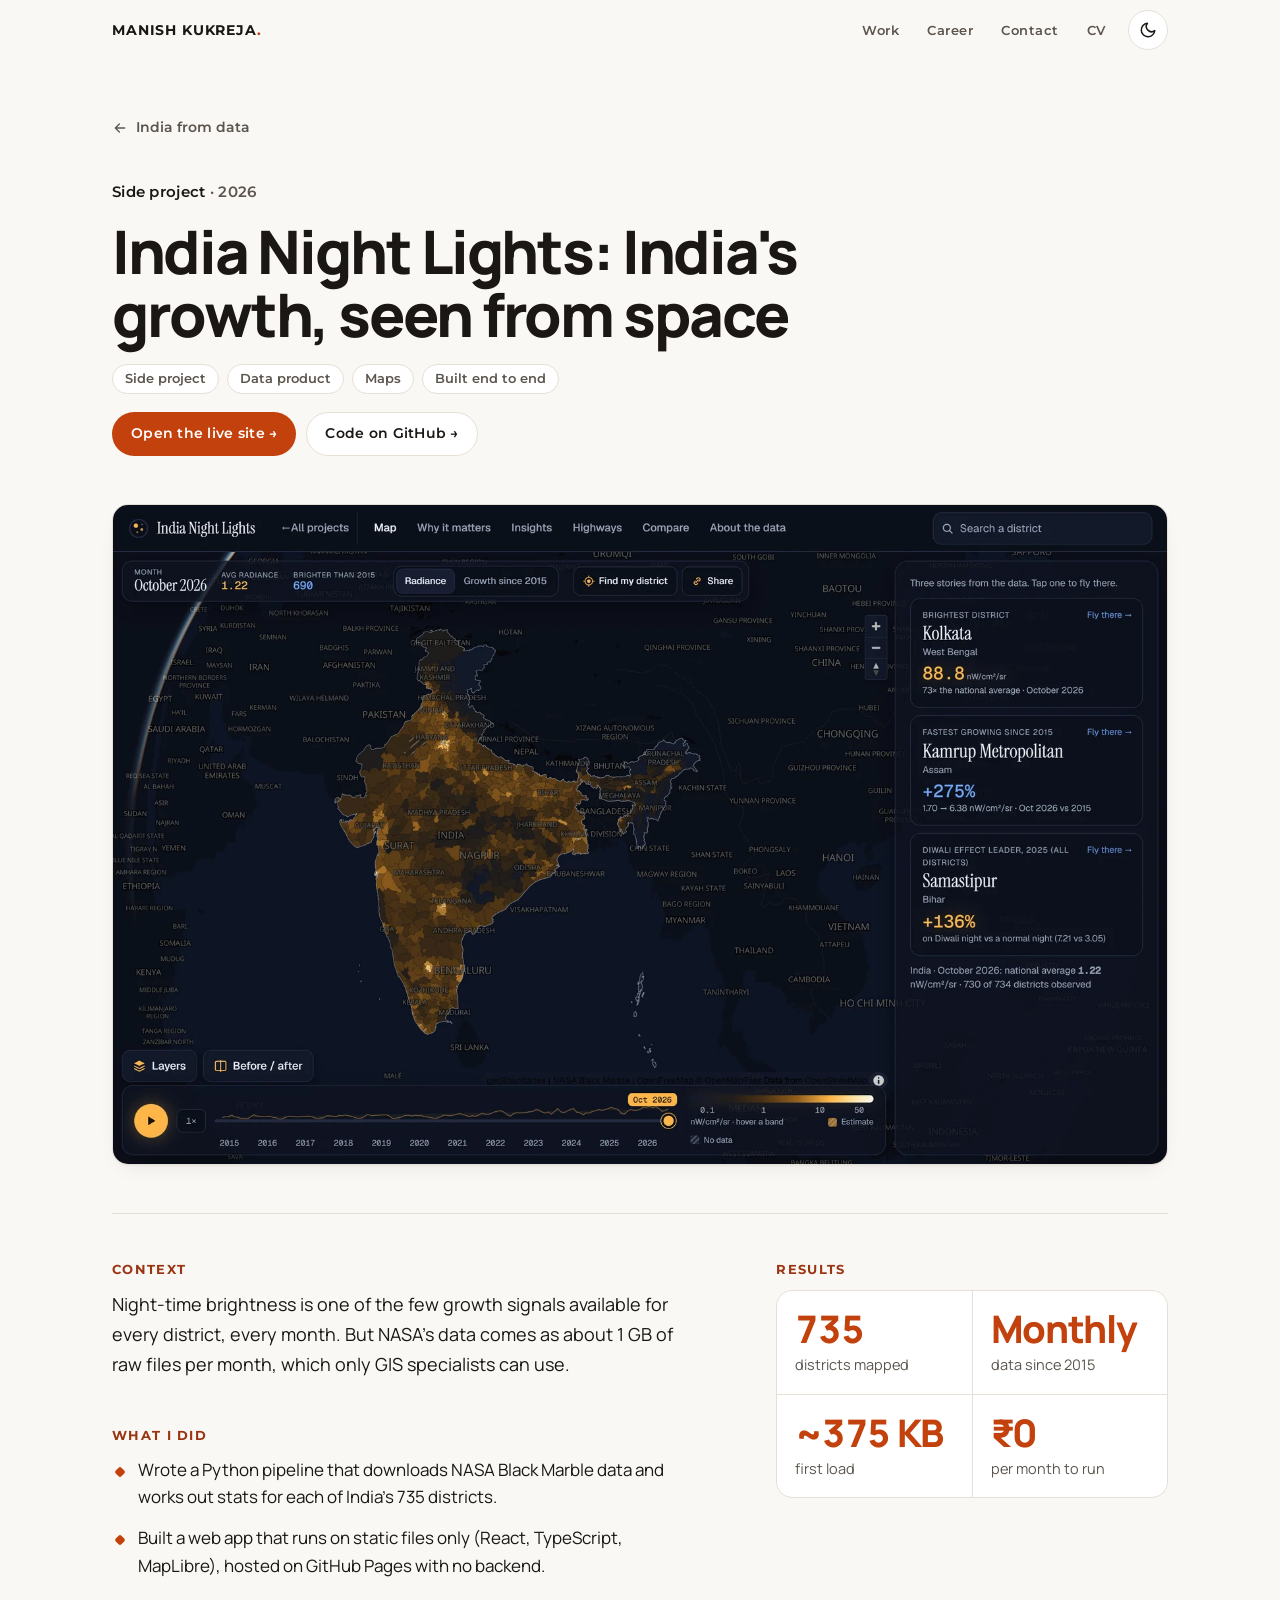
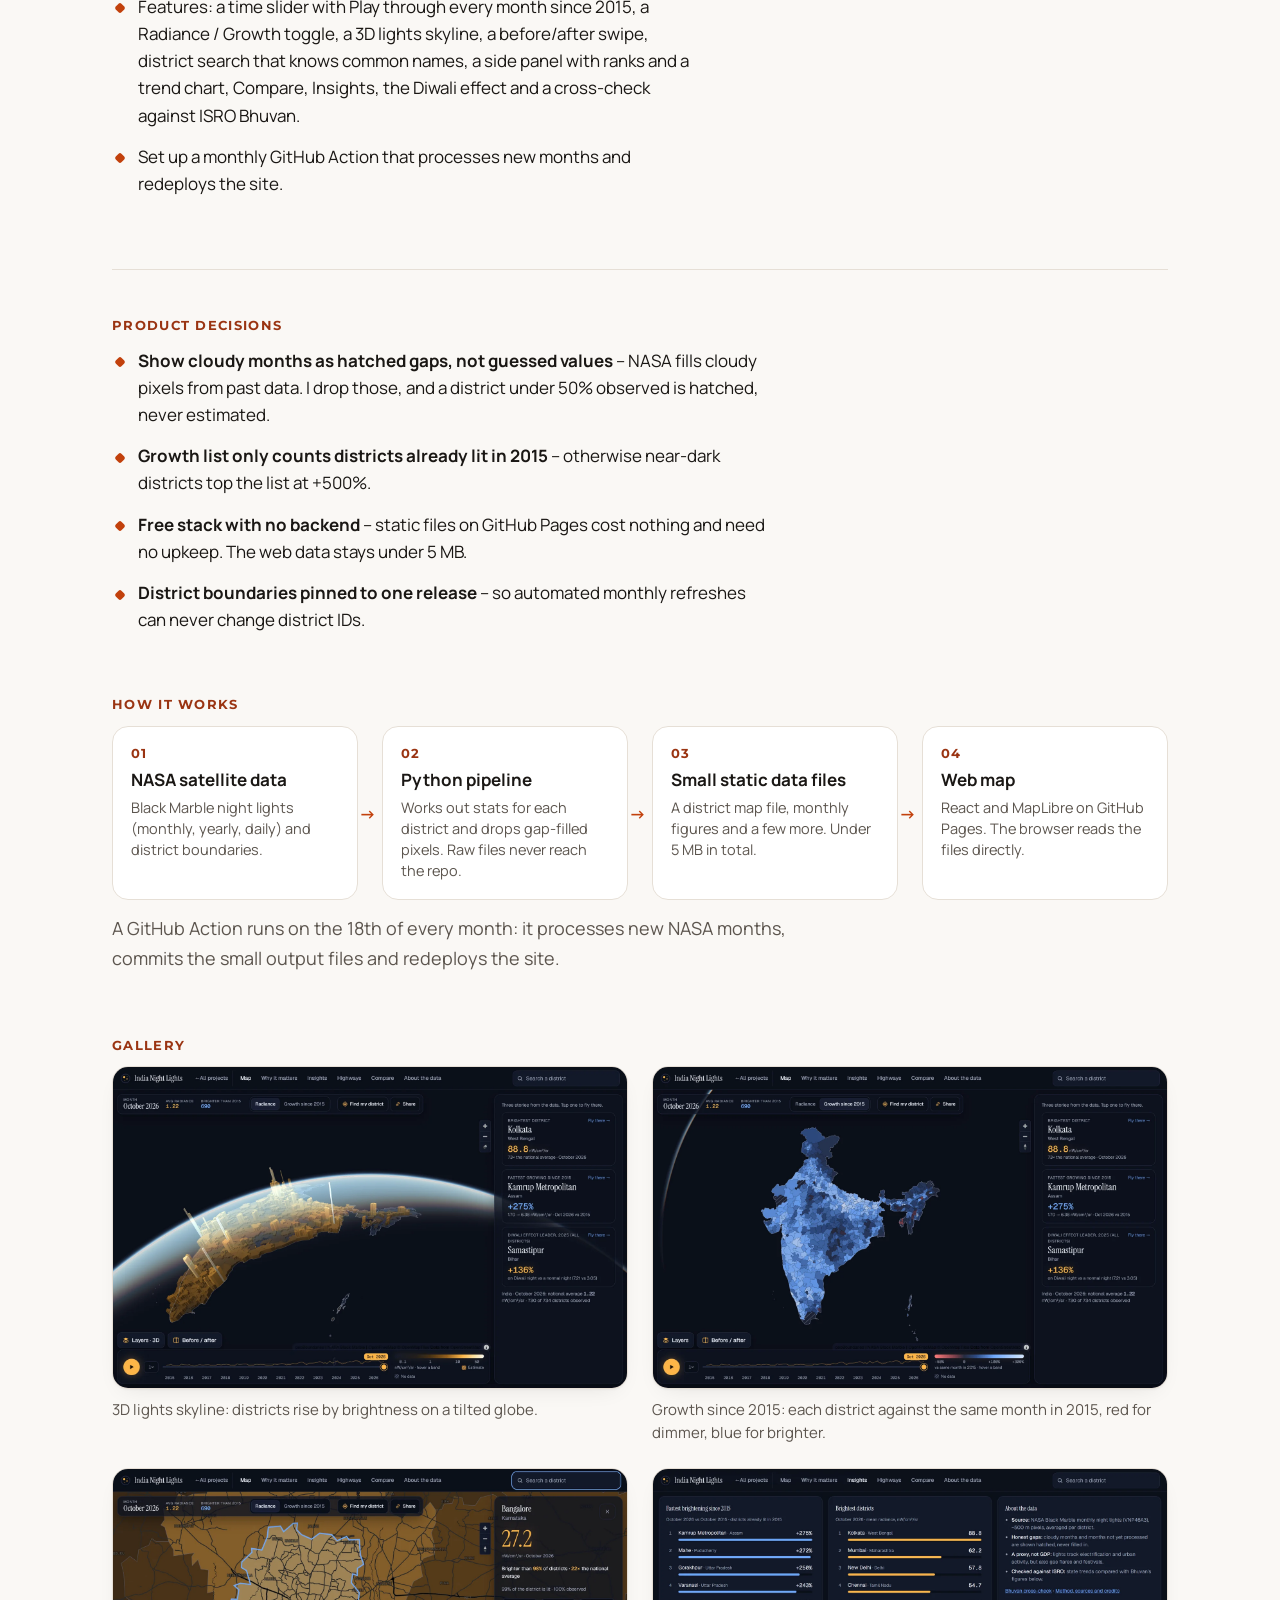
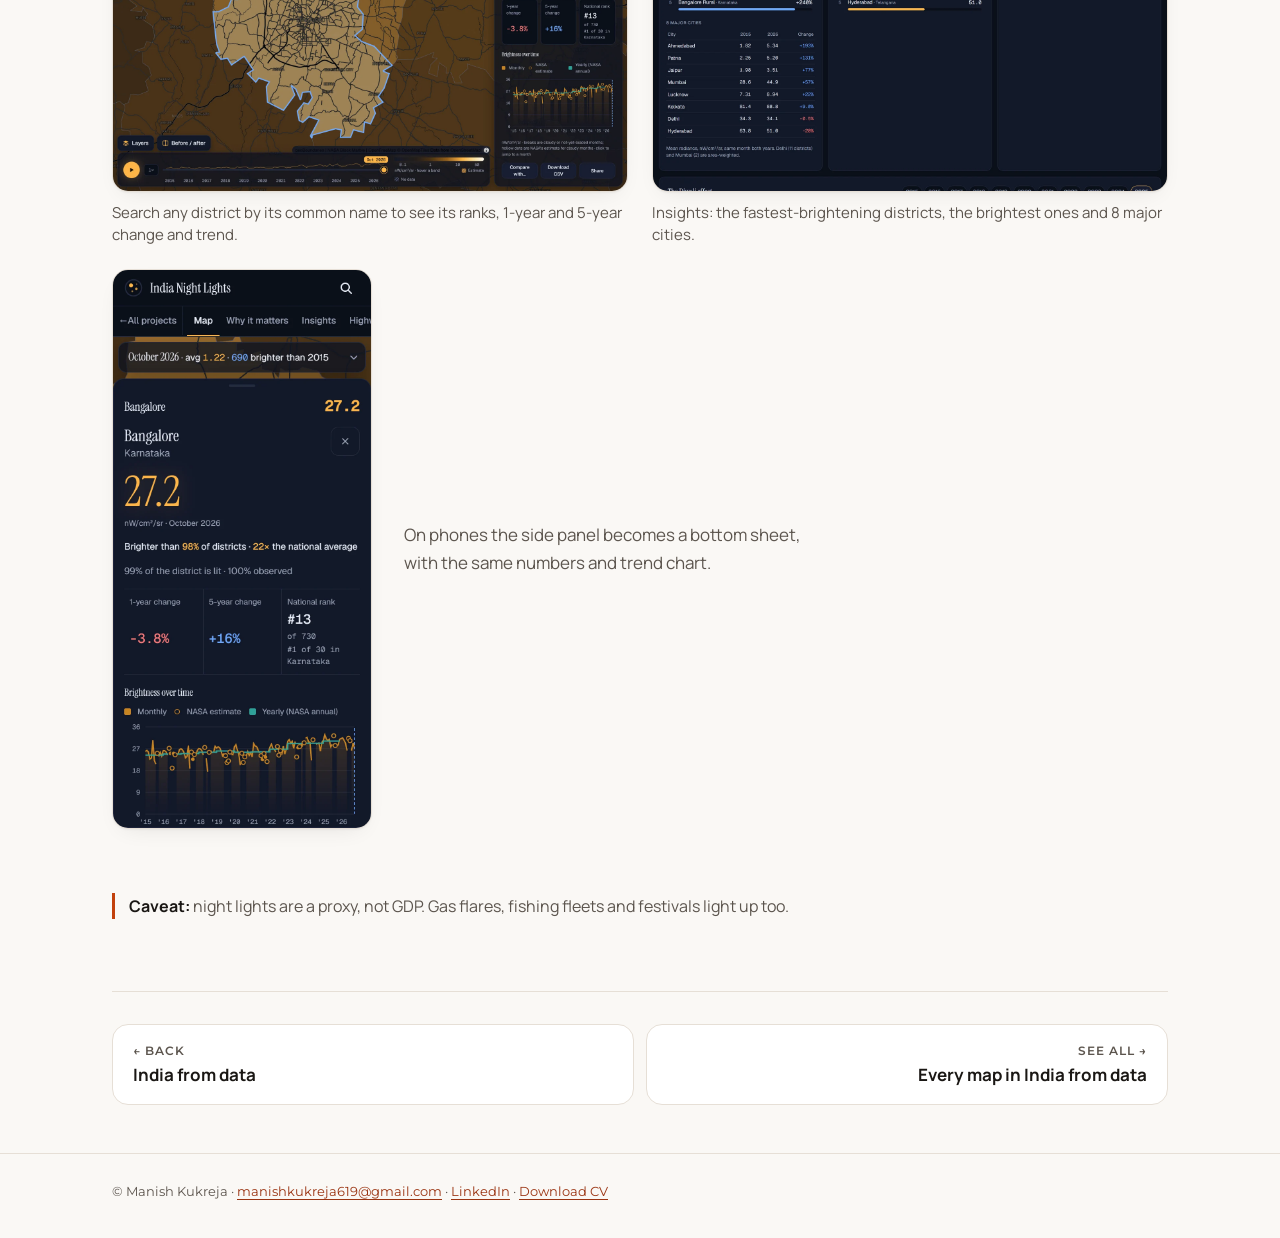
<file: india-night-lights.html>
<!doctype html>
<html lang="en">
<head>
<meta charset="utf-8">
<meta name="viewport" content="width=device-width, initial-scale=1">
<title>India Night Lights: India&#x27;s growth, seen from space · Manish Kukreja</title>
<meta name="description" content="A free web map of how bright each Indian district is at night, month by month since 2015, built from NASA satellite data.">
<meta property="og:title" content="India Night Lights: India&#x27;s growth, seen from space · Manish Kukreja">
<meta property="og:description" content="A free web map of how bright each Indian district is at night, month by month since 2015, built from NASA satellite data.">
<meta property="og:type" content="website">
<link rel="preconnect" href="https://fonts.googleapis.com">
<link rel="preconnect" href="https://fonts.gstatic.com" crossorigin>
<link rel="stylesheet" href="https://fonts.googleapis.com/css2?family=Manrope:wght@400;500;600;700;800&family=Montserrat:wght@500;600;700&display=swap">
<link rel="icon" href="favicon-32.png" sizes="32x32" type="image/png">
<link rel="icon" href="favicon.svg" type="image/svg+xml">
<link rel="apple-touch-icon" href="apple-touch-icon.png">
<link rel="stylesheet" href="style.css">
<script data-goatcounter="https://manishkukreja.goatcounter.com/count" async src="//gc.zgo.at/count.js"></script>
</head>
<body>
<a class="skip" href="#main">Skip to content</a>
<header class="topbar">
  <div class="wrap">
    <a class="brand" href="index.html">Manish Kukreja<span>.</span></a>
    <nav class="nav" aria-label="Site">
      <a href="index.html#work">Work</a>
      <a class="hide-sm" href="index.html#career">Career</a>
      <a class="hide-sm" href="index.html#contact">Contact</a>
      <a href="Manish_Kukreja_CV.pdf" download>CV</a>
      <button class="theme-btn" id="themeBtn" type="button" aria-label="Toggle dark mode"><svg class="i-moon" viewBox="0 0 24 24" fill="none" stroke="currentColor" stroke-width="2" stroke-linecap="round" stroke-linejoin="round" aria-hidden="true"><path d="M21 12.8A9 9 0 1 1 11.2 3a7 7 0 0 0 9.8 9.8z"></path></svg><svg class="i-sun" viewBox="0 0 24 24" fill="none" stroke="currentColor" stroke-width="2" stroke-linecap="round" stroke-linejoin="round" aria-hidden="true"><circle cx="12" cy="12" r="4"></circle><path d="M12 2v2M12 20v2M4.9 4.9l1.4 1.4M17.7 17.7l1.4 1.4M2 12h2M20 12h2M4.9 19.1l1.4-1.4M17.7 6.3l1.4-1.4"></path></svg></button>
    </nav>
  </div>
</header>
<main id="main" class="wrap d-wrap">
  <a class="back" href="index.html#side"><svg viewBox="0 0 24 24" fill="none" stroke="currentColor" stroke-width="2" stroke-linecap="round" stroke-linejoin="round" aria-hidden="true"><path d="M19 12H5M11 18l-6-6 6-6"></path></svg>India from data</a>
  <div class="d-head">
    <div class="d-co"><span class="co">Side project <i>· 2026</i></span></div>
    <h1>India Night Lights: India&#x27;s growth, seen from space</h1>
    <div class="tags"><span class="tag">Side project</span><span class="tag">Data product</span><span class="tag">Maps</span><span class="tag">Built end to end</span></div>
    <div class="inl-actions">
      <a class="btn btn-primary" href="https://manishkkk18.github.io/data/india/night-lights/" target="_blank" rel="noopener">Open the live site →</a>
      <a class="btn btn-ghost" href="https://github.com/manishkkk18/india-night-lights" target="_blank" rel="noopener">Code on GitHub →</a>
    </div>
  </div>
  <figure class="inl-shot inl-hero"><img src="img/india-night-lights/hero.webp" alt="India Night Lights showing every Indian district at night in October 2026, coloured from dark to bright amber, with three stories from the data in a side panel" width="1600" height="1000"></figure>
  <div class="d-body">
    <section class="block b-ctx" aria-labelledby="h-ctx"><h2 id="h-ctx">Context</h2><p>Night-time brightness is one of the few growth signals available for every district, every month. But NASA&#x27;s data comes as about 1 GB of raw files per month, which only GIS specialists can use.</p></section>
    <section class="block b-did" aria-labelledby="h-did"><h2 id="h-did">What I did</h2><ul><li>Wrote a Python pipeline that downloads NASA Black Marble data and works out stats for each of India&#x27;s 735 districts.</li><li>Built a web app that runs on static files only (React, TypeScript, MapLibre), hosted on GitHub Pages with no backend.</li><li>Features: a time slider with Play through every month since 2015, a Radiance / Growth toggle, a 3D lights skyline, a before/after swipe, district search that knows common names, a side panel with ranks and a trend chart, Compare, Insights, the Diwali effect and a cross-check against ISRO Bhuvan.</li><li>Set up a monthly GitHub Action that processes new months and redeploys the site.</li></ul></section>
    <section class="block b-res" aria-labelledby="h-res"><h2 id="h-res">Results</h2><div class="results"><div class="res"><b>735</b><span>districts mapped</span></div><div class="res"><b>Monthly</b><span>data since 2015</span></div><div class="res"><b>~375 KB</b><span>first load</span></div><div class="res"><b>₹0</b><span>per month to run</span></div></div></section>
  </div>
  <div class="inl-more">
    <section class="block" aria-labelledby="h-dec"><h2 id="h-dec">Product decisions</h2><ul class="inl-decisions">
      <li><b>Show cloudy months as hatched gaps, not guessed values</b> – NASA fills cloudy pixels from past data. I drop those, and a district under 50% observed is hatched, never estimated.</li>
      <li><b>Growth list only counts districts already lit in 2015</b> – otherwise near-dark districts top the list at +500%.</li>
      <li><b>Free stack with no backend</b> – static files on GitHub Pages cost nothing and need no upkeep. The web data stays under 5 MB.</li>
      <li><b>District boundaries pinned to one release</b> – so automated monthly refreshes can never change district IDs.</li>
    </ul></section>
    <section class="block" aria-labelledby="h-how"><h2 id="h-how">How it works</h2>
      <ol class="inl-flow">
        <li><b>NASA satellite data</b><span>Black Marble night lights (monthly, yearly, daily) and district boundaries.</span></li>
        <li><b>Python pipeline</b><span>Works out stats for each district and drops gap-filled pixels. Raw files never reach the repo.</span></li>
        <li><b>Small static data files</b><span>A district map file, monthly figures and a few more. Under 5 MB in total.</span></li>
        <li><b>Web map</b><span>React and MapLibre on GitHub Pages. The browser reads the files directly.</span></li>
      </ol>
      <p class="inl-note">A GitHub Action runs on the 18th of every month: it processes new NASA months, commits the small output files and redeploys the site.</p>
    </section>
    <section class="block" aria-labelledby="h-gal"><h2 id="h-gal">Gallery</h2>
      <div class="inl-gallery">
        <figure class="inl-fig"><div class="inl-shot"><img src="img/india-night-lights/skyline-3d.webp" alt="3D view of India on a tilted globe, with districts rising as columns by night-time brightness" width="1600" height="1000" loading="lazy"></div><figcaption>3D lights skyline: districts rise by brightness on a tilted globe.</figcaption></figure>
        <figure class="inl-fig"><div class="inl-shot"><img src="img/india-night-lights/growth-since-2015.webp" alt="Map of India coloured by change in brightness since October 2015, mostly blue for brighter with a few red districts" width="1600" height="1000" loading="lazy"></div><figcaption>Growth since 2015: each district against the same month in 2015, red for dimmer, blue for brighter.</figcaption></figure>
        <figure class="inl-fig"><div class="inl-shot"><img src="img/india-night-lights/district-panel.webp" alt="Bengaluru selected on the map, with a side panel showing its radiance, 1-year and 5-year change, national rank and a trend chart" width="1600" height="1000" loading="lazy"></div><figcaption>Search any district by its common name to see its ranks, 1-year and 5-year change and trend.</figcaption></figure>
        <figure class="inl-fig"><div class="inl-shot"><img src="img/india-night-lights/insights.webp" alt="Insights lists of the fastest-brightening and brightest districts, with a table of 8 major cities" width="1600" height="1000" loading="lazy"></div><figcaption>Insights: the fastest-brightening districts, the brightest ones and 8 major cities.</figcaption></figure>
      </div>
      <div class="inl-mobile">
        <figure class="inl-shot"><img src="img/india-night-lights/mobile.webp" alt="The site on a phone, with Bengaluru's details open in a bottom sheet" width="780" height="1688" loading="lazy"></figure>
        <p>On phones the side panel becomes a bottom sheet, with the same numbers and trend chart.</p>
      </div>
    </section>
    <section class="block" aria-label="Caveat"><p class="inl-caveat"><b>Caveat:</b> night lights are a proxy, not GDP. Gas flares, fishing fleets and festivals light up too.</p></section>
  </div>
  <nav class="nav2" aria-label="More from India from data">
    <a class="prev" href="index.html#side"><small>← Back</small>India from data</a>
    <a class="next" href="https://manishkkk18.github.io/data/india/" target="_blank" rel="noopener"><small>See all →</small>Every map in India from data</a>
  </nav>
</main>
<footer class="footer footer-sm" id="contact"><div class="wrap"><p class="fine" style="margin-top:0">© Manish Kukreja · <a href="mailto:manishkukreja619@gmail.com">manishkukreja619@gmail.com</a> · <a href="https://www.linkedin.com/in/manish-kukreja/" target="_blank" rel="noopener">LinkedIn</a> · <a href="Manish_Kukreja_CV.pdf" download>Download CV</a></p></div></footer>
<script>
(function(){var r=document.documentElement,b=document.getElementById('themeBtn');
try{var t=localStorage.getItem('theme');if(t)r.setAttribute('data-theme',t)}catch(e){}
if(b)b.addEventListener('click',function(){var d=r.getAttribute('data-theme')||(matchMedia('(prefers-color-scheme: dark)').matches?'dark':'light');var n=d==='dark'?'light':'dark';r.setAttribute('data-theme',n);try{localStorage.setItem('theme',n)}catch(e){}});
document.querySelectorAll('button.copy').forEach(function(c){c.addEventListener('click',function(){var e='manishkukreja619@gmail.com',n=c.lastChild,o=n.textContent;function ok(){n.textContent=' Copied';setTimeout(function(){n.textContent=o},1600)}if(navigator.clipboard&&navigator.clipboard.writeText){navigator.clipboard.writeText(e).then(ok,function(){location.href='mailto:'+e})}else{location.href='mailto:'+e}})});
var f=document.getElementById('contactForm');if(f)f.addEventListener('submit',function(e){e.preventDefault();var st=document.getElementById('formStatus'),btn=f.querySelector('button[type=submit]');if(f.botcheck&&f.botcheck.checked)return;var o={};new FormData(f).forEach(function(v,k){o[k]=v});o.subject='Portfolio enquiry: '+o.purpose+' - '+o.name;btn.disabled=true;btn.textContent='Sending...';st.className='form-status';st.textContent='';fetch('https://api.web3forms.com/submit',{method:'POST',headers:{'Content-Type':'application/json',Accept:'application/json'},body:JSON.stringify(o)}).then(function(r){return r.json()}).then(function(j){if(!j.success)throw 0;f.reset();st.textContent='Thanks! I will reply within 2 days.';st.className='form-status ok';btn.textContent='Sent'}).catch(function(){st.textContent='Could not send. Please email me directly.';st.className='form-status err';btn.disabled=false;btn.textContent='Send message'})});
var tb=document.querySelector('.topbar');addEventListener('scroll',function(){tb&&tb.classList.toggle('scrolled',scrollY>8)},{passive:true});
document.querySelectorAll('.logo img').forEach(function(i){i.addEventListener('error',function(){i.parentNode.style.display='none'})});
})();
</script>
</body>
</html>
</file>
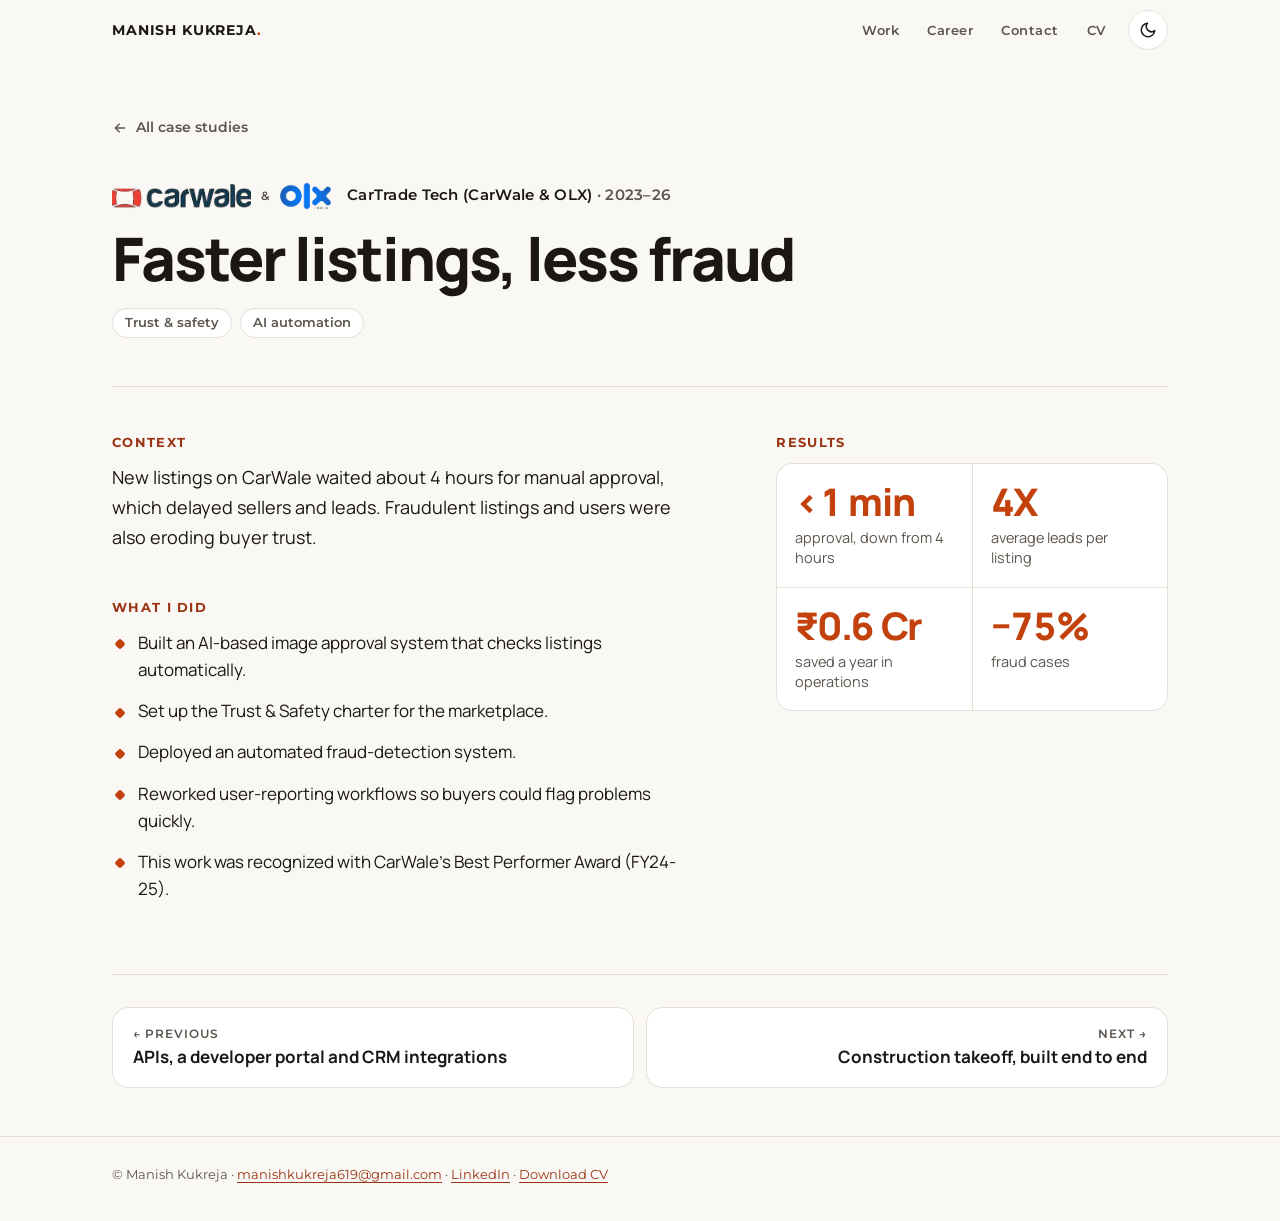
<file: trust-safety.html>
<!doctype html>
<html lang="en">
<head>
<meta charset="utf-8">
<meta name="viewport" content="width=device-width, initial-scale=1">
<title>Faster listings, less fraud · Manish Kukreja</title>
<meta name="description" content="Automated listing approval with AI and set up Trust &amp; Safety on a 2.5M MAU marketplace.">
<meta property="og:title" content="Faster listings, less fraud · Manish Kukreja">
<meta property="og:description" content="Automated listing approval with AI and set up Trust &amp; Safety on a 2.5M MAU marketplace.">
<meta property="og:type" content="website">
<link rel="preconnect" href="https://fonts.googleapis.com">
<link rel="preconnect" href="https://fonts.gstatic.com" crossorigin>
<link rel="stylesheet" href="https://fonts.googleapis.com/css2?family=Manrope:wght@400;500;600;700;800&family=Montserrat:wght@500;600;700&display=swap">
<link rel="icon" href="favicon-32.png" sizes="32x32" type="image/png">
<link rel="icon" href="favicon.svg" type="image/svg+xml">
<link rel="apple-touch-icon" href="apple-touch-icon.png">
<link rel="stylesheet" href="style.css">
<script data-goatcounter="https://manishkukreja.goatcounter.com/count" async src="//gc.zgo.at/count.js"></script>
</head>
<body>
<a class="skip" href="#main">Skip to content</a>
<header class="topbar">
  <div class="wrap">
    <a class="brand" href="index.html">Manish Kukreja<span>.</span></a>
    <nav class="nav" aria-label="Site">
      <a href="index.html#work">Work</a>
      <a class="hide-sm" href="index.html#career">Career</a>
      <a class="hide-sm" href="index.html#contact">Contact</a>
      <a href="Manish_Kukreja_CV.pdf" download>CV</a>
      <button class="theme-btn" id="themeBtn" type="button" aria-label="Toggle dark mode"><svg class="i-moon" viewBox="0 0 24 24" fill="none" stroke="currentColor" stroke-width="2" stroke-linecap="round" stroke-linejoin="round" aria-hidden="true"><path d="M21 12.8A9 9 0 1 1 11.2 3a7 7 0 0 0 9.8 9.8z"></path></svg><svg class="i-sun" viewBox="0 0 24 24" fill="none" stroke="currentColor" stroke-width="2" stroke-linecap="round" stroke-linejoin="round" aria-hidden="true"><circle cx="12" cy="12" r="4"></circle><path d="M12 2v2M12 20v2M4.9 4.9l1.4 1.4M17.7 17.7l1.4 1.4M2 12h2M20 12h2M4.9 19.1l1.4-1.4M17.7 6.3l1.4-1.4"></path></svg></button>
    </nav>
  </div>
</header>
<main id="main" class="wrap d-wrap">
  <a class="back" href="index.html#work"><svg viewBox="0 0 24 24" fill="none" stroke="currentColor" stroke-width="2" stroke-linecap="round" stroke-linejoin="round" aria-hidden="true"><path d="M19 12H5M11 18l-6-6 6-6"></path></svg>All case studies</a>
  <div class="d-head">
    <div class="d-co"><span class="logos logo-pair"><span class="logo"><img src="carwale.png" alt="CarWale logo"></span><span class="joiner" aria-hidden="true">&amp;</span><span class="logo"><img src="olx.png" alt="OLX logo"></span></span><span class="co">CarTrade Tech (CarWale &amp; OLX) <i>· 2023–26</i></span></div>
    <h1>Faster listings, less fraud</h1>
    <div class="tags"><span class="tag">Trust &amp; safety</span><span class="tag">AI automation</span></div>
  </div>
  <div class="d-body">
    <section class="block b-ctx" aria-labelledby="h-ctx"><h2 id="h-ctx">Context</h2><p>New listings on CarWale waited about 4 hours for manual approval, which delayed sellers and leads. Fraudulent listings and users were also eroding buyer trust.</p></section>
    <section class="block b-did" aria-labelledby="h-did"><h2 id="h-did">What I did</h2><ul><li>Built an AI-based image approval system that checks listings automatically.</li><li>Set up the Trust &amp; Safety charter for the marketplace.</li><li>Deployed an automated fraud-detection system.</li><li>Reworked user-reporting workflows so buyers could flag problems quickly.</li><li>This work was recognized with CarWale&#x27;s Best Performer Award (FY24-25).</li></ul></section>
    <section class="block b-res" aria-labelledby="h-res"><h2 id="h-res">Results</h2><div class="results"><div class="res"><b>&lt;1 min</b><span>approval, down from 4 hours</span></div><div class="res"><b>4X</b><span>average leads per listing</span></div><div class="res"><b>₹0.6 Cr</b><span>saved a year in operations</span></div><div class="res"><b>−75%</b><span>fraud cases</span></div></div></section>
  </div>
  <nav class="nav2" aria-label="More case studies">
    <a class="prev" href="apis-integrations.html"><small>← Previous</small>APIs, a developer portal and CRM integrations</a>
    <a class="next" href="construction-takeoff.html"><small>Next →</small>Construction takeoff, built end to end</a>
  </nav>
</main>
<footer class="footer footer-sm" id="contact"><div class="wrap"><p class="fine" style="margin-top:0">© Manish Kukreja · <a href="mailto:manishkukreja619@gmail.com">manishkukreja619@gmail.com</a> · <a href="https://www.linkedin.com/in/manish-kukreja/" target="_blank" rel="noopener">LinkedIn</a> · <a href="Manish_Kukreja_CV.pdf" download>Download CV</a></p></div></footer>
<script>
(function(){var r=document.documentElement,b=document.getElementById('themeBtn');
try{var t=localStorage.getItem('theme');if(t)r.setAttribute('data-theme',t)}catch(e){}
if(b)b.addEventListener('click',function(){var d=r.getAttribute('data-theme')||(matchMedia('(prefers-color-scheme: dark)').matches?'dark':'light');var n=d==='dark'?'light':'dark';r.setAttribute('data-theme',n);try{localStorage.setItem('theme',n)}catch(e){}});
document.querySelectorAll('button.copy').forEach(function(c){c.addEventListener('click',function(){var e='manishkukreja619@gmail.com',n=c.lastChild,o=n.textContent;function ok(){n.textContent=' Copied';setTimeout(function(){n.textContent=o},1600)}if(navigator.clipboard&&navigator.clipboard.writeText){navigator.clipboard.writeText(e).then(ok,function(){location.href='mailto:'+e})}else{location.href='mailto:'+e}})});
var f=document.getElementById('contactForm');if(f)f.addEventListener('submit',function(e){e.preventDefault();var st=document.getElementById('formStatus'),btn=f.querySelector('button[type=submit]');if(f.botcheck&&f.botcheck.checked)return;var o={};new FormData(f).forEach(function(v,k){o[k]=v});o.subject='Portfolio enquiry: '+o.purpose+' - '+o.name;btn.disabled=true;btn.textContent='Sending...';st.className='form-status';st.textContent='';fetch('https://api.web3forms.com/submit',{method:'POST',headers:{'Content-Type':'application/json',Accept:'application/json'},body:JSON.stringify(o)}).then(function(r){return r.json()}).then(function(j){if(!j.success)throw 0;f.reset();st.textContent='Thanks! I will reply within 2 days.';st.className='form-status ok';btn.textContent='Sent'}).catch(function(){st.textContent='Could not send. Please email me directly.';st.className='form-status err';btn.disabled=false;btn.textContent='Send message'})});
var tb=document.querySelector('.topbar');addEventListener('scroll',function(){tb&&tb.classList.toggle('scrolled',scrollY>8)},{passive:true});
document.querySelectorAll('.logo img').forEach(function(i){i.addEventListener('error',function(){i.parentNode.style.display='none'})});
})();
</script>
</body>
</html>
</file>
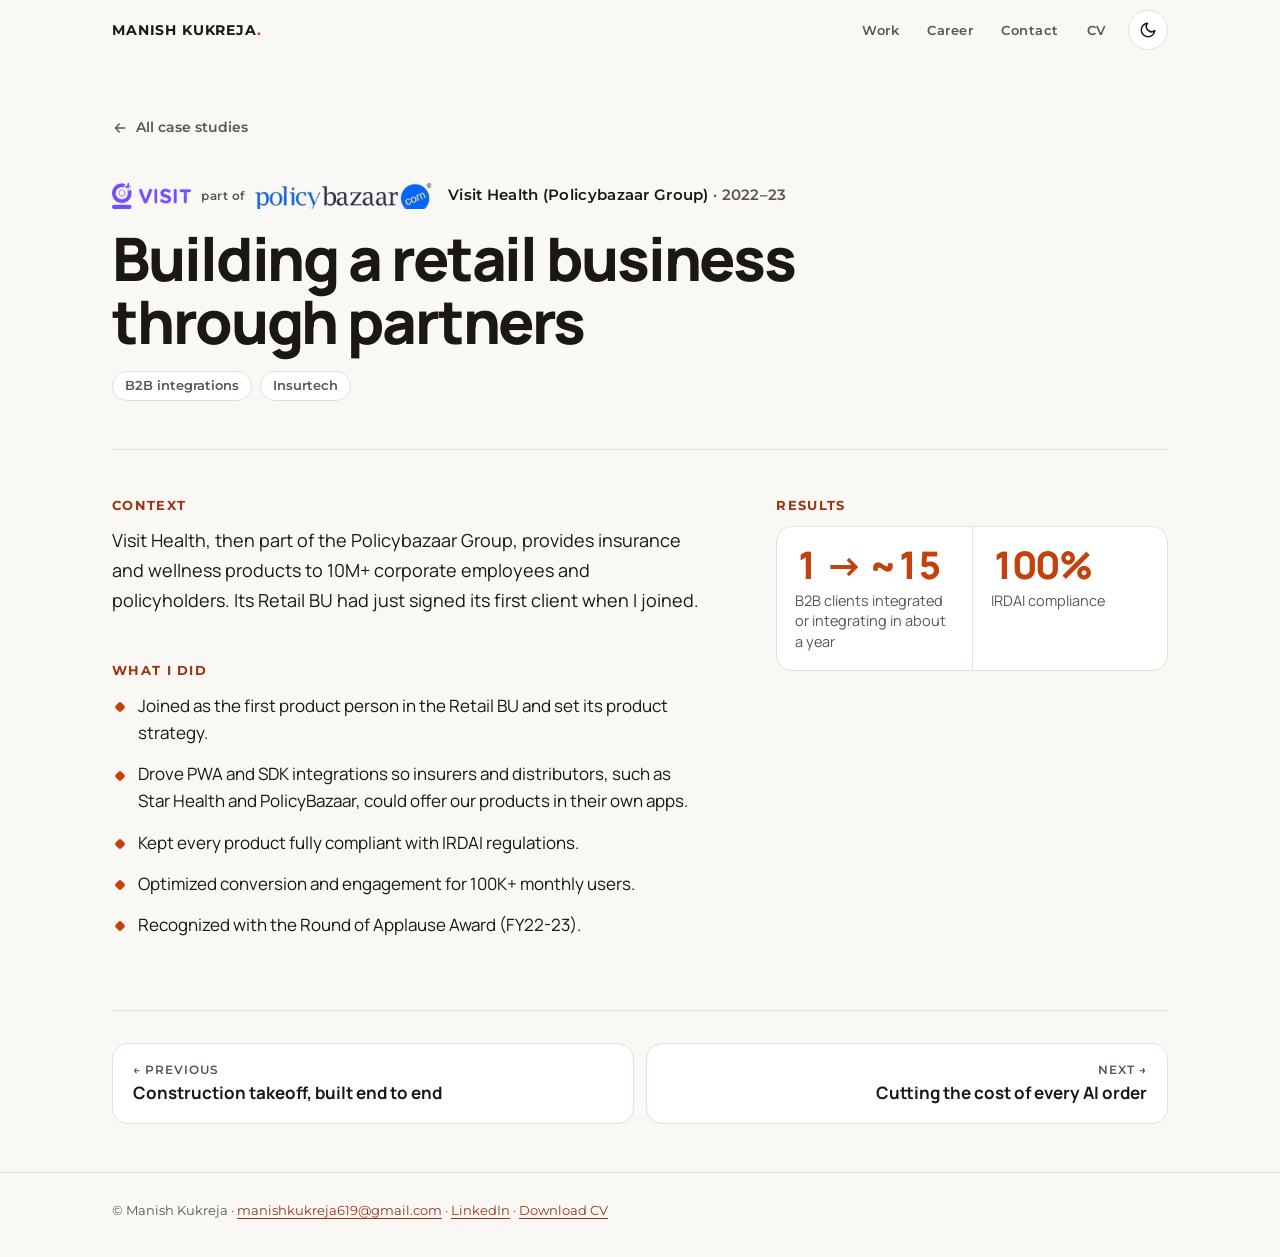
<file: visit-health.html>
<!doctype html>
<html lang="en">
<head>
<meta charset="utf-8">
<meta name="viewport" content="width=device-width, initial-scale=1">
<title>Building a retail business through partners · Manish Kukreja</title>
<meta name="description" content="First product person in Visit Health&#x27;s Retail BU: grew from 1 to ~15 B2B clients in a year under IRDAI rules.">
<meta property="og:title" content="Building a retail business through partners · Manish Kukreja">
<meta property="og:description" content="First product person in Visit Health&#x27;s Retail BU: grew from 1 to ~15 B2B clients in a year under IRDAI rules.">
<meta property="og:type" content="website">
<link rel="preconnect" href="https://fonts.googleapis.com">
<link rel="preconnect" href="https://fonts.gstatic.com" crossorigin>
<link rel="stylesheet" href="https://fonts.googleapis.com/css2?family=Manrope:wght@400;500;600;700;800&family=Montserrat:wght@500;600;700&display=swap">
<link rel="icon" href="favicon-32.png" sizes="32x32" type="image/png">
<link rel="icon" href="favicon.svg" type="image/svg+xml">
<link rel="apple-touch-icon" href="apple-touch-icon.png">
<link rel="stylesheet" href="style.css">
<script data-goatcounter="https://manishkukreja.goatcounter.com/count" async src="//gc.zgo.at/count.js"></script>
</head>
<body>
<a class="skip" href="#main">Skip to content</a>
<header class="topbar">
  <div class="wrap">
    <a class="brand" href="index.html">Manish Kukreja<span>.</span></a>
    <nav class="nav" aria-label="Site">
      <a href="index.html#work">Work</a>
      <a class="hide-sm" href="index.html#career">Career</a>
      <a class="hide-sm" href="index.html#contact">Contact</a>
      <a href="Manish_Kukreja_CV.pdf" download>CV</a>
      <button class="theme-btn" id="themeBtn" type="button" aria-label="Toggle dark mode"><svg class="i-moon" viewBox="0 0 24 24" fill="none" stroke="currentColor" stroke-width="2" stroke-linecap="round" stroke-linejoin="round" aria-hidden="true"><path d="M21 12.8A9 9 0 1 1 11.2 3a7 7 0 0 0 9.8 9.8z"></path></svg><svg class="i-sun" viewBox="0 0 24 24" fill="none" stroke="currentColor" stroke-width="2" stroke-linecap="round" stroke-linejoin="round" aria-hidden="true"><circle cx="12" cy="12" r="4"></circle><path d="M12 2v2M12 20v2M4.9 4.9l1.4 1.4M17.7 17.7l1.4 1.4M2 12h2M20 12h2M4.9 19.1l1.4-1.4M17.7 6.3l1.4-1.4"></path></svg></button>
    </nav>
  </div>
</header>
<main id="main" class="wrap d-wrap">
  <a class="back" href="index.html#work"><svg viewBox="0 0 24 24" fill="none" stroke="currentColor" stroke-width="2" stroke-linecap="round" stroke-linejoin="round" aria-hidden="true"><path d="M19 12H5M11 18l-6-6 6-6"></path></svg>All case studies</a>
  <div class="d-head">
    <div class="d-co"><span class="logos logo-pair"><span class="logo"><img src="visit.png" alt="Visit Health logo"></span><span class="joiner" aria-hidden="true">part of</span><span class="logo"><img src="policybazaar.png" alt="Policybazaar logo"></span></span><span class="co">Visit Health (Policybazaar Group) <i>· 2022–23</i></span></div>
    <h1>Building a retail business through partners</h1>
    <div class="tags"><span class="tag">B2B integrations</span><span class="tag">Insurtech</span></div>
  </div>
  <div class="d-body">
    <section class="block b-ctx" aria-labelledby="h-ctx"><h2 id="h-ctx">Context</h2><p>Visit Health, then part of the Policybazaar Group, provides insurance and wellness products to 10M+ corporate employees and policyholders. Its Retail BU had just signed its first client when I joined.</p></section>
    <section class="block b-did" aria-labelledby="h-did"><h2 id="h-did">What I did</h2><ul><li>Joined as the first product person in the Retail BU and set its product strategy.</li><li>Drove PWA and SDK integrations so insurers and distributors, such as Star Health and PolicyBazaar, could offer our products in their own apps.</li><li>Kept every product fully compliant with IRDAI regulations.</li><li>Optimized conversion and engagement for 100K+ monthly users.</li><li>Recognized with the Round of Applause Award (FY22-23).</li></ul></section>
    <section class="block b-res" aria-labelledby="h-res"><h2 id="h-res">Results</h2><div class="results"><div class="res"><b>1 → ~15</b><span>B2B clients integrated or integrating in about a year</span></div><div class="res"><b>100%</b><span>IRDAI compliance</span></div></div></section>
  </div>
  <nav class="nav2" aria-label="More case studies">
    <a class="prev" href="construction-takeoff.html"><small>← Previous</small>Construction takeoff, built end to end</a>
    <a class="next" href="ai-compute.html"><small>Next →</small>Cutting the cost of every AI order</a>
  </nav>
</main>
<footer class="footer footer-sm" id="contact"><div class="wrap"><p class="fine" style="margin-top:0">© Manish Kukreja · <a href="mailto:manishkukreja619@gmail.com">manishkukreja619@gmail.com</a> · <a href="https://www.linkedin.com/in/manish-kukreja/" target="_blank" rel="noopener">LinkedIn</a> · <a href="Manish_Kukreja_CV.pdf" download>Download CV</a></p></div></footer>
<script>
(function(){var r=document.documentElement,b=document.getElementById('themeBtn');
try{var t=localStorage.getItem('theme');if(t)r.setAttribute('data-theme',t)}catch(e){}
if(b)b.addEventListener('click',function(){var d=r.getAttribute('data-theme')||(matchMedia('(prefers-color-scheme: dark)').matches?'dark':'light');var n=d==='dark'?'light':'dark';r.setAttribute('data-theme',n);try{localStorage.setItem('theme',n)}catch(e){}});
document.querySelectorAll('button.copy').forEach(function(c){c.addEventListener('click',function(){var e='manishkukreja619@gmail.com',n=c.lastChild,o=n.textContent;function ok(){n.textContent=' Copied';setTimeout(function(){n.textContent=o},1600)}if(navigator.clipboard&&navigator.clipboard.writeText){navigator.clipboard.writeText(e).then(ok,function(){location.href='mailto:'+e})}else{location.href='mailto:'+e}})});
var f=document.getElementById('contactForm');if(f)f.addEventListener('submit',function(e){e.preventDefault();var st=document.getElementById('formStatus'),btn=f.querySelector('button[type=submit]');if(f.botcheck&&f.botcheck.checked)return;var o={};new FormData(f).forEach(function(v,k){o[k]=v});o.subject='Portfolio enquiry: '+o.purpose+' - '+o.name;btn.disabled=true;btn.textContent='Sending...';st.className='form-status';st.textContent='';fetch('https://api.web3forms.com/submit',{method:'POST',headers:{'Content-Type':'application/json',Accept:'application/json'},body:JSON.stringify(o)}).then(function(r){return r.json()}).then(function(j){if(!j.success)throw 0;f.reset();st.textContent='Thanks! I will reply within 2 days.';st.className='form-status ok';btn.textContent='Sent'}).catch(function(){st.textContent='Could not send. Please email me directly.';st.className='form-status err';btn.disabled=false;btn.textContent='Send message'})});
var tb=document.querySelector('.topbar');addEventListener('scroll',function(){tb&&tb.classList.toggle('scrolled',scrollY>8)},{passive:true});
document.querySelectorAll('.logo img').forEach(function(i){i.addEventListener('error',function(){i.parentNode.style.display='none'})});
})();
</script>
</body>
</html>
</file>
<file: style.css>
/* ==========================================================
   Manish Kukreja — portfolio
   Plain CSS, no build step. Light + dark (system or toggle).
   ========================================================== */

:root{
  --bg:#FAF8F5;
  --surface:#FFFFFF;
  --surface-2:#F3EFEA;
  --ink:#1A1714;
  --muted:#5C554E;
  --line:#E6DFD6;
  --accent:#C2410C;
  --accent-ink:#9A3412;
  --accent-soft:#FCEBDF;
  --shadow:0 1px 2px rgba(26,23,20,.04),0 8px 24px -12px rgba(26,23,20,.12);
  --shadow-hover:0 2px 4px rgba(26,23,20,.05),0 18px 40px -18px rgba(26,23,20,.25);

  --sans:"Manrope",system-ui,-apple-system,"Segoe UI",Roboto,Arial,sans-serif;
  --label:"Montserrat",system-ui,-apple-system,"Segoe UI",Roboto,Arial,sans-serif;

  --radius:16px;
  --max:1120px;
  --gutter:clamp(16px,4vw,32px);
  color-scheme:light;
}


/* ---------- base ---------- */
*,*::before,*::after{box-sizing:border-box}
html{-webkit-text-size-adjust:100%;scroll-behavior:smooth}
@media (prefers-reduced-motion:reduce){html{scroll-behavior:auto}}
body{
  margin:0;background:var(--bg);color:var(--ink);
  font-family:var(--sans);font-size:17px;line-height:1.6;
  -webkit-font-smoothing:antialiased;text-rendering:optimizeLegibility;
  overflow-x:hidden;
}
img{max-width:100%;display:block}
a{color:var(--accent-ink);text-decoration-thickness:1px;text-underline-offset:3px}
a:hover{color:var(--accent)}
:focus-visible{outline:2px solid var(--accent);outline-offset:3px;border-radius:8px}
h1,h2,h3{margin:0;font-family:var(--sans);line-height:1.12;text-wrap:balance;letter-spacing:-.02em}
p{margin:0}
.skip{position:absolute;left:-9999px;top:8px;background:var(--ink);color:var(--bg);padding:8px 12px;border-radius:8px;z-index:20}
.skip:focus{left:16px}

.wrap{width:100%;max-width:var(--max);margin:0 auto;padding-inline:max(var(--gutter),env(safe-area-inset-left,0px))}

.label{
  font-family:var(--label);font-size:12.5px;font-weight:600;letter-spacing:.09em;
  text-transform:uppercase;color:var(--muted);line-height:1.4;
}

/* ---------- top bar ---------- */
.topbar{position:sticky;top:0;z-index:10;background:color-mix(in srgb,var(--bg) 86%,transparent);
  -webkit-backdrop-filter:saturate(1.4) blur(10px);backdrop-filter:saturate(1.4) blur(10px);
  border-bottom:1px solid transparent;transition:border-color .2s}
.topbar.scrolled{border-bottom-color:var(--line)}
.topbar .wrap{display:flex;align-items:center;justify-content:space-between;gap:16px;height:60px}
.brand{font-family:var(--label);font-weight:700;font-size:14px;letter-spacing:.06em;text-transform:uppercase;color:var(--ink);text-decoration:none;white-space:nowrap}
.brand:hover{color:var(--ink)}
.brand span{color:var(--accent)}
.nav{display:flex;align-items:center;gap:4px}
.nav a{font-family:var(--label);font-size:13px;font-weight:600;letter-spacing:.04em;color:var(--muted);text-decoration:none;padding:8px 12px;border-radius:999px;transition:color .15s,background-color .15s}
.nav a:hover{color:var(--ink);background:var(--surface-2)}
.theme-btn{display:inline-grid;place-items:center;width:40px;height:40px;border-radius:999px;border:1px solid var(--line);background:var(--surface);color:var(--ink);cursor:pointer;transition:border-color .15s,background-color .15s;margin-left:6px}
.theme-btn:hover{border-color:var(--muted)}
.theme-btn svg{width:18px;height:18px}
.theme-btn .i-sun{display:none}
@media (prefers-color-scheme:dark){:root:not([data-theme="light"]) .theme-btn .i-sun{display:block}:root:not([data-theme="light"]) .theme-btn .i-moon{display:none}}
:root[data-theme="dark"] .theme-btn .i-sun{display:block}
:root[data-theme="dark"] .theme-btn .i-moon{display:none}
@media (max-width:640px){.nav a.hide-sm{display:none}}

/* ---------- logos (transparent PNGs, text-height, no boxes) ---------- */
.logo{display:inline-flex;align-items:center;flex:none;height:20px}
.logo img{height:100%;width:auto;max-width:none}
.logo .l-d{display:none}
.logo.sq{height:32px}
.logo.sq img{width:auto;aspect-ratio:1/1;object-fit:contain}
.logos{display:flex;flex-wrap:wrap;align-items:center;gap:8px 14px}
.logo-pair{gap:8px 10px}
.joiner{font-family:var(--label);font-size:12px;font-weight:600;letter-spacing:.04em;color:var(--muted);line-height:1;white-space:nowrap}

/* ---------- hero ---------- */
.hero{padding-block:clamp(28px,6vw,72px) clamp(40px,6vw,64px)}
.hero-grid{display:grid;gap:28px;grid-template-columns:minmax(0,1fr);
  grid-template-areas:"id" "stats" "more"}
.hero-id{grid-area:id;display:flex;flex-direction:column;gap:14px}
.hero-stats{grid-area:stats}
.hero-more{grid-area:more;display:flex;flex-direction:column;gap:22px}
@media (min-width:900px){
  .hero-grid{grid-template-columns:minmax(0,1.1fr) minmax(0,1fr);column-gap:clamp(40px,6vw,88px);row-gap:28px;
    grid-template-areas:"id stats" "more stats";align-items:start}
}
.eyebrow{display:inline-flex;align-items:center;gap:10px;font-family:var(--label);font-weight:600;
  font-size:clamp(13.5px,1.6vw,15px);letter-spacing:.08em;text-transform:uppercase;color:var(--ink)}
.eyebrow::before{content:"";width:8px;height:8px;border-radius:50%;background:var(--accent);flex:none}
.hero h1{font-size:clamp(42px,7.4vw,76px);font-weight:800;letter-spacing:-.035em;line-height:1.02}
.role{font-size:clamp(20px,2.4vw,26px);font-weight:500;line-height:1.35;color:var(--muted);max-width:30ch;letter-spacing:-.01em}
.role strong{color:var(--ink);font-weight:700}
.intro{color:var(--muted);max-width:60ch;font-size:clamp(16px,1.5vw,17.5px)}

.contact{display:flex;flex-wrap:wrap;gap:10px;align-items:center}
.email-chip{display:inline-flex;align-items:center;gap:4px;border:1px solid var(--line);background:var(--surface);
  border-radius:999px;padding:4px 4px 4px 16px;max-width:100%;min-width:0}
.email{font-family:var(--label);font-size:14.5px;font-weight:500;color:var(--ink);user-select:all;
  overflow:hidden;text-overflow:ellipsis;white-space:nowrap;min-width:0}
.btn{display:inline-flex;align-items:center;justify-content:center;gap:8px;min-height:44px;padding:0 18px;border-radius:999px;
  font-family:var(--label);font-size:13.5px;font-weight:600;letter-spacing:.02em;text-decoration:none;cursor:pointer;
  border:1px solid transparent;transition:background-color .15s,border-color .15s,color .15s,transform .15s;white-space:nowrap}
.btn svg{width:16px;height:16px;flex:none}
.copy{background:var(--accent);color:#fff;min-height:38px;padding:0 14px;border:0}
:root[data-theme="dark"] .copy{color:#1A1714}
@media (prefers-color-scheme:dark){:root:not([data-theme="light"]) .copy{color:#1A1714}}
.copy:hover{filter:brightness(1.06)}
.btn-ghost{border-color:var(--line);background:var(--surface);color:var(--ink)}
.btn-ghost:hover{border-color:var(--ink);color:var(--ink)}

/* stats */
.stats{display:grid;grid-template-columns:repeat(2,minmax(0,1fr));gap:1px;background:var(--line);
  border:1px solid var(--line);border-radius:var(--radius);overflow:hidden;margin:0}
.stat{background:var(--surface);padding:clamp(16px,2.4vw,26px);display:flex;flex-direction:column;gap:6px;min-width:0}
.stat b{font-family:var(--sans);font-weight:800;font-size:clamp(32px,4.6vw,52px);line-height:1;letter-spacing:-.04em;
  color:var(--accent);font-variant-numeric:tabular-nums;white-space:nowrap}
.stat span{font-size:clamp(13.5px,1.3vw,15px);line-height:1.4;color:var(--muted)}


/* ---------- sections ---------- */
.section{padding-block:clamp(48px,7vw,88px);border-top:1px solid var(--line)}
.sec-head{display:flex;flex-direction:column;gap:10px;margin-bottom:clamp(24px,3.5vw,40px)}
.sec-head h2{font-size:clamp(30px,4vw,44px);font-weight:800}
.sec-head p{color:var(--muted);max-width:56ch}

/* ---------- case-study cards ---------- */
.grid{display:grid;grid-template-columns:minmax(0,1fr);gap:16px}
@media (min-width:720px){.grid{grid-template-columns:repeat(2,minmax(0,1fr));gap:20px}}
a.card{position:relative;display:flex;flex-direction:column;gap:16px;background:var(--surface);border:1px solid var(--line);
  border-radius:var(--radius);padding:clamp(20px,2.6vw,28px);color:var(--ink);text-decoration:none;min-width:0;box-shadow:var(--shadow)}
@media (prefers-reduced-motion:no-preference){
  a.card{transition:transform .2s ease,box-shadow .2s ease,border-color .2s ease}
  a.card:hover{transform:translateY(-3px)}
  .more svg{transition:transform .2s ease}
}
a.card:hover{border-color:color-mix(in srgb,var(--accent) 45%,var(--line));box-shadow:var(--shadow-hover);color:var(--ink)}
a.card:hover .more svg{transform:translateX(4px)}
.card-top{display:flex;align-items:center;flex-wrap:wrap;gap:8px 12px;min-width:0}
.co{font-family:var(--label);font-size:13px;font-weight:600;letter-spacing:.02em;color:var(--muted);line-height:1.35}
.badge{font-family:var(--label);font-size:11.5px;font-weight:700;letter-spacing:.08em;text-transform:uppercase;
  color:var(--accent-ink);background:var(--accent-soft);border-radius:999px;padding:4px 10px;line-height:1.2}
.metrics{display:flex;flex-wrap:wrap;gap:12px 28px;padding-bottom:16px;border-bottom:1px dashed var(--line)}
.metric{display:flex;flex-direction:column;gap:2px;min-width:0}
.metric b{font-weight:800;font-size:clamp(28px,3.4vw,36px);line-height:1.05;letter-spacing:-.035em;color:var(--accent);
  font-variant-numeric:tabular-nums;white-space:nowrap}
.metric span{font-size:14px;color:var(--muted);line-height:1.35}
.card h3{font-size:clamp(19px,2vw,22px);font-weight:700;letter-spacing:-.015em;line-height:1.25}
.card p{color:var(--muted);font-size:15.5px;line-height:1.55}
.more{display:inline-flex;align-items:center;gap:6px;margin-top:auto;font-family:var(--label);font-size:13px;font-weight:600;color:var(--accent-ink)}
.more svg{width:16px;height:16px}
a.card.founder{background:linear-gradient(var(--surface),var(--surface)) padding-box,
  linear-gradient(135deg,var(--accent),color-mix(in srgb,var(--accent) 20%,var(--line))) border-box;border:1.5px solid transparent}

/* ---------- career timeline ---------- */
ol.path{list-style:none;margin:0;padding:0;display:flex;flex-direction:column}
ol.path li{display:grid;grid-template-columns:140px minmax(0,1fr);gap:8px 32px;padding:24px 0;border-top:1px solid var(--line)}
ol.path li:first-child{border-top:0;padding-top:4px}
.when{font-family:var(--label);font-size:14px;font-weight:600;color:var(--muted);font-variant-numeric:tabular-nums;padding-top:3px;white-space:nowrap}
.what{display:flex;flex-direction:column;gap:10px;min-width:0}
.what .logos .logo{height:22px}
.what .logos .logo.sq{height:44px}
.what h3{font-size:clamp(18px,1.9vw,21px);font-weight:700;letter-spacing:-.01em;line-height:1.3}
.what h3 a{color:inherit;text-decoration-color:var(--accent)}
.what h3 a:hover{color:var(--accent-ink)}
.what p{color:var(--muted);font-size:16px;max-width:64ch}
ol.path li.is-founder .when{color:var(--accent-ink)}
@media (max-width:620px){ol.path li{grid-template-columns:minmax(0,1fr)}}

/* ---------- footer ---------- */
.footer{padding-block:clamp(48px,7vw,88px) 40px;border-top:1px solid var(--line)}
.cta{background:var(--surface);border:1px solid var(--line);border-radius:calc(var(--radius) + 8px);padding:clamp(24px,4vw,48px);
  display:flex;flex-direction:column;gap:18px;box-shadow:var(--shadow)}
.cta p{font-size:clamp(19px,2.2vw,24px);font-weight:600;line-height:1.4;letter-spacing:-.01em;max-width:44ch}
.fine{margin-top:28px;font-family:var(--label);font-size:12.5px;color:var(--muted)}

/* ---------- case-study detail pages ---------- */
.d-wrap{padding-block:clamp(24px,4vw,48px) 0}
.back{display:inline-flex;align-items:center;gap:8px;font-family:var(--label);font-size:13.5px;font-weight:600;color:var(--muted);text-decoration:none;padding:8px 0}
.back:hover{color:var(--accent-ink)}
.back svg{width:16px;height:16px}
.d-head{display:flex;flex-direction:column;gap:18px;padding-block:clamp(20px,3vw,36px) clamp(28px,4vw,48px)}
.d-co{display:flex;flex-wrap:wrap;align-items:center;gap:10px 16px}
.d-co .logo{height:26px}
.d-co .logo.sq{height:52px}
.d-co .co{font-size:14.5px;color:var(--ink)}
.d-co .co i{font-style:normal;color:var(--muted)}
.d-head h1{font-size:clamp(34px,5.6vw,60px);font-weight:800;letter-spacing:-.035em;line-height:1.05;max-width:20ch}
.tags{display:flex;flex-wrap:wrap;gap:8px}
.tag{font-family:var(--label);font-size:12.5px;font-weight:600;color:var(--muted);border:1px solid var(--line);border-radius:999px;padding:4px 12px;background:var(--surface)}
.d-body{display:grid;grid-template-columns:minmax(0,1fr);gap:clamp(32px,4vw,48px);padding-bottom:clamp(40px,6vw,72px);border-top:1px solid var(--line);padding-top:clamp(32px,4vw,48px)}
@media (min-width:900px){
  .d-body{grid-template-columns:minmax(0,1.5fr) minmax(0,1fr);column-gap:clamp(40px,6vw,80px);grid-template-areas:"ctx res" "did res"}
  .b-ctx{grid-area:ctx}.b-did{grid-area:did}.b-res{grid-area:res;position:sticky;top:84px;align-self:start}
}
.block{display:flex;flex-direction:column;gap:14px;min-width:0}
.block h2{font-family:var(--label);font-size:13px;font-weight:700;letter-spacing:.1em;text-transform:uppercase;color:var(--accent-ink)}
.block p{max-width:64ch;font-size:18px;line-height:1.65}
.block ul{margin:0;padding:0;list-style:none;display:flex;flex-direction:column;gap:14px;max-width:66ch}
.block li{position:relative;padding-left:26px;line-height:1.6}
.block li::before{content:"";position:absolute;left:4px;top:.68em;width:8px;height:8px;border-radius:2px;background:var(--accent);transform:rotate(45deg)}
.results{display:grid;grid-template-columns:repeat(2,minmax(0,1fr));gap:1px;background:var(--line);border:1px solid var(--line);border-radius:var(--radius);overflow:hidden}
.res{background:var(--surface);padding:18px;display:flex;flex-direction:column;gap:6px;min-width:0}
.res b{font-weight:800;font-size:clamp(28px,3.2vw,38px);line-height:1.05;letter-spacing:-.035em;color:var(--accent);font-variant-numeric:tabular-nums}
.res span{font-size:14.5px;color:var(--muted);line-height:1.4}
.results .res:last-child:nth-child(odd){grid-column:1/-1}
@media (max-width:360px){.results{grid-template-columns:minmax(0,1fr)}}
.ext{display:inline-flex;align-items:center;gap:8px;font-weight:700}
.nav2{display:grid;grid-template-columns:minmax(0,1fr);gap:12px;padding-block:32px 48px;border-top:1px solid var(--line)}
@media (min-width:720px){.nav2{grid-template-columns:repeat(2,minmax(0,1fr))}}
.nav2 a{display:flex;flex-direction:column;gap:4px;padding:18px 20px;border:1px solid var(--line);border-radius:var(--radius);background:var(--surface);
  color:var(--ink);text-decoration:none;font-weight:700;line-height:1.35;transition:border-color .2s,box-shadow .2s}
.nav2 a small{font-family:var(--label);font-size:12px;font-weight:600;letter-spacing:.08em;text-transform:uppercase;color:var(--muted)}
.nav2 a:hover{border-color:color-mix(in srgb,var(--accent) 45%,var(--line));box-shadow:var(--shadow-hover)}
.nav2 a.next{text-align:right;align-items:flex-end}
@media (max-width:719px){.nav2 a.next{text-align:left;align-items:flex-start}}


.footer-sm{padding-block:28px 36px}
/* ---------- dark theme ---------- */
@media (prefers-color-scheme:dark){:root:not([data-theme="light"]){
  --bg:#141210;--surface:#1D1A17;--surface-2:#26221E;--ink:#F3EEE8;--muted:#B4AAA0;--line:#332E29;
  --accent:#FB8A4C;--accent-ink:#FDA472;--accent-soft:#3A2416;
  --shadow:0 1px 2px rgba(0,0,0,.3);--shadow-hover:0 18px 40px -18px rgba(0,0,0,.6);color-scheme:dark}}
:root[data-theme="dark"]{
  --bg:#141210;--surface:#1D1A17;--surface-2:#26221E;--ink:#F3EEE8;--muted:#B4AAA0;--line:#332E29;
  --accent:#FB8A4C;--accent-ink:#FDA472;--accent-soft:#3A2416;
  --shadow:0 1px 2px rgba(0,0,0,.3);--shadow-hover:0 18px 40px -18px rgba(0,0,0,.6);color-scheme:dark}
/* logos are dark-on-transparent: give them a light chip in dark mode */
@media (prefers-color-scheme:dark){:root:not([data-theme="light"]) .logo{background:#fff;border-radius:6px;padding:3px 6px;box-sizing:content-box}}
:root[data-theme="dark"] .logo{background:#fff;border-radius:6px;padding:3px 6px;box-sizing:content-box}

/* ---------- email chip + contact form ---------- */
.email-chip .email{text-decoration:none}
.copy svg{width:15px;height:15px}
.cform{margin-top:28px;padding-top:24px;border-top:1px solid var(--line);max-width:640px}
.cform h3{font-family:var(--label);font-size:15px;font-weight:700;letter-spacing:.01em;margin:0 0 4px;color:var(--ink)}
.cform .sub{margin:0 0 16px;color:var(--muted);font-size:14px}
.cform .row{display:grid;grid-template-columns:1fr;gap:12px;margin-bottom:12px}
@media (min-width:640px){.cform .row.two{grid-template-columns:1fr 1fr}}
.cform label{display:block;font-family:var(--label);font-size:12.5px;font-weight:600;letter-spacing:.03em;color:var(--muted);margin-bottom:6px}
.cform input,.cform select,.cform textarea{width:100%;box-sizing:border-box;font:inherit;font-size:16px;color:var(--ink);background:var(--surface);
  border:1px solid var(--line);border-radius:12px;padding:11px 14px;min-height:44px}
.cform textarea{min-height:110px;resize:vertical}
.cform input:focus,.cform select:focus,.cform textarea:focus{outline:2px solid var(--accent);outline-offset:1px;border-color:var(--accent)}
.cform .hp{position:absolute;left:-9999px;width:1px;height:1px;opacity:0}
.cform .actions{display:flex;align-items:center;gap:14px;flex-wrap:wrap;margin-top:4px}
.cform button[type=submit]{background:var(--accent);color:#fff;border:0;min-height:44px;padding:0 22px;border-radius:999px;font-family:var(--label);font-weight:600;font-size:13.5px;letter-spacing:.02em;cursor:pointer}
:root[data-theme="dark"] .cform button[type=submit]{color:#1A1714}
@media (prefers-color-scheme:dark){:root:not([data-theme="light"]) .cform button[type=submit]{color:#1A1714}}
.cform button[type=submit]:disabled{opacity:.6;cursor:default}
.form-status{font-size:14px;color:var(--muted)}
.form-status.ok{color:var(--accent-ink)}
.form-status.err{color:#B91C1C}

/* India Night Lights */
.inl-actions{display:flex;flex-wrap:wrap;gap:10px}
.btn-primary{background:var(--accent);color:#fff}
.btn-primary:hover{color:#fff;filter:brightness(1.06)}
:root[data-theme="dark"] .btn-primary,:root[data-theme="dark"] .btn-primary:hover{color:#1A1714}
@media (prefers-color-scheme:dark){:root:not([data-theme="light"]) .btn-primary,:root:not([data-theme="light"]) .btn-primary:hover{color:#1A1714}}
.inl-shot{margin:0;border:1px solid var(--line);border-radius:var(--radius);overflow:hidden;background:var(--surface-2);box-shadow:var(--shadow)}
.inl-shot img{width:100%;height:auto}
.inl-hero{margin-bottom:clamp(32px,4vw,48px)}
.inl-more{display:flex;flex-direction:column;gap:clamp(40px,5vw,64px);padding-block:clamp(32px,4vw,48px) clamp(40px,6vw,72px);border-top:1px solid var(--line)}
.block .inl-decisions li b{color:var(--ink)}
.inl-flow{list-style:none;margin:0;padding:0;display:grid;grid-template-columns:minmax(0,1fr);gap:28px;counter-reset:step}
@media (min-width:760px){.inl-flow{grid-template-columns:repeat(4,minmax(0,1fr));gap:24px}}
.block .inl-flow{max-width:none}
.block .inl-flow li{counter-increment:step;display:flex;flex-direction:column;gap:6px;padding:18px;background:var(--surface);border:1px solid var(--line);border-radius:var(--radius);line-height:1.45}
.block .inl-flow li::before{content:counter(step,decimal-leading-zero);position:static;width:auto;height:auto;background:none;border-radius:0;transform:none;font-family:var(--label);font-size:12.5px;font-weight:700;letter-spacing:.08em;color:var(--accent-ink)}
.inl-flow li b{font-size:17px;line-height:1.3}
.inl-flow li span{font-size:14.5px;color:var(--muted)}
.inl-flow li:not(:last-child)::after{content:"↓";position:absolute;left:50%;bottom:-24px;transform:translateX(-50%);color:var(--accent);font-weight:700;line-height:1}
@media (min-width:760px){.inl-flow li:not(:last-child)::after{content:"→";left:auto;right:-19px;bottom:auto;top:50%;transform:translateY(-50%)}}
.inl-note{font-size:16px;color:var(--muted)}
.inl-gallery{display:grid;grid-template-columns:minmax(0,1fr);gap:24px}
@media (min-width:720px){.inl-gallery{grid-template-columns:repeat(2,minmax(0,1fr))}}
.inl-fig{margin:0;display:flex;flex-direction:column;gap:10px;min-width:0}
.inl-fig figcaption{font-size:15px;line-height:1.5;color:var(--muted)}
.inl-mobile{display:grid;grid-template-columns:minmax(0,1fr);gap:16px;align-items:center;margin-top:8px}
.inl-mobile .inl-shot{max-width:260px;width:100%;justify-self:center}
@media (min-width:720px){.inl-mobile{grid-template-columns:260px minmax(0,1fr);gap:32px}.inl-mobile .inl-shot{justify-self:start}}
.inl-mobile p{font-size:17px;color:var(--muted);max-width:40ch}
.block p.inl-caveat{font-size:16px;color:var(--muted);border-left:3px solid var(--accent);padding-left:14px;max-width:70ch}
.inl-caveat b{color:var(--ink)}

/* India from data */
.side .sec-head h2{font-size:clamp(24px,3vw,32px)}
.side-grid{display:grid;grid-template-columns:minmax(0,1fr);gap:14px}
@media (min-width:560px){.side-grid{grid-template-columns:repeat(2,minmax(0,1fr))}}
@media (min-width:1000px){.side-grid{grid-template-columns:repeat(4,minmax(0,1fr))}}
a.side-card{display:flex;flex-direction:column;gap:8px;padding:12px 12px 16px;background:var(--surface);border:1px solid var(--line);border-radius:var(--radius);color:var(--ink);text-decoration:none;min-width:0;transition:border-color .2s}
a.side-card:hover{border-color:color-mix(in srgb,var(--accent) 45%,var(--line));color:var(--ink)}
a.side-card img{width:100%;height:auto;aspect-ratio:16/10;object-fit:cover;border-radius:10px;border:1px solid var(--line);background:var(--surface-2);margin-bottom:4px}
a.side-card h3{font-size:16.5px;font-weight:700;letter-spacing:-.01em;line-height:1.3;padding-inline:4px}
a.side-card p{font-size:14px;line-height:1.5;color:var(--muted);padding-inline:4px}
a.side-card .more{padding-inline:4px;font-size:12.5px}
a.side-card .more svg{width:14px;height:14px}
.side-all{margin-top:18px}
.side-all a{display:inline-flex;align-items:center;gap:6px;font-family:var(--label);font-size:13px;font-weight:600}
.side-all svg{width:14px;height:14px}
@media (max-width:559px){
  a.side-card{display:grid;grid-template-columns:108px minmax(0,1fr);column-gap:12px;row-gap:4px;padding:10px;align-items:start}
  a.side-card img{grid-row:1/4;margin:0;border-radius:8px}
  a.side-card h3{font-size:15.5px;padding:0}
  a.side-card p{font-size:13.5px;padding:0;display:-webkit-box;-webkit-line-clamp:2;-webkit-box-orient:vertical;overflow:hidden}
  a.side-card .more{padding:0}
}
</file>
